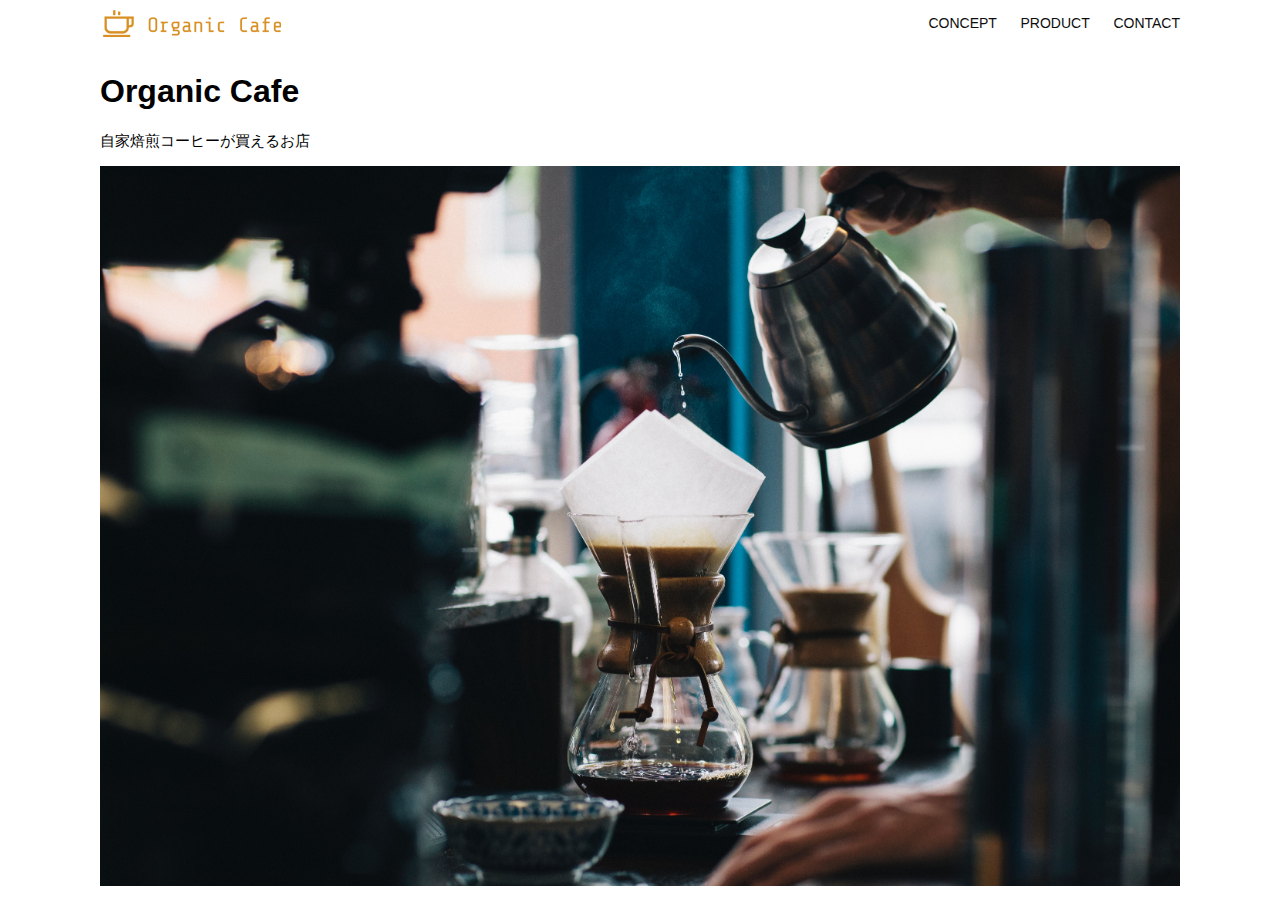
<file: kadai_013/index.html>
<!DOCTYPE html>
<html>
  <head>
    <title>Organic Cafe</title>
    <meta charset="UTF-8" />
    <meta name="description" content="自家焙煎のコーヒーがお家で楽しめるOrganic Cafe"/>
    <meta name="viewport" content="width=device-width, initial-scale=1.0" />
    <link rel="stylesheet" href="style.css" />
  </head>
  <body>
    <!-- ヘッダー -->
    <header>
      <!-- ロゴ -->
      <a href="index.html" id="logo"><img src="images/logo.png" alt="トップページに戻る"/></a>

      <!-- PC用ナビゲーション -->
      <nav id="nav-pc">
        <a href="index.html#concept">CONCEPT</a>
        <a href="index.html#product">PRODUCT</a>
        <a href="index.html#contact">CONTACT</a>
      </nav>

      <!-- ハンバーガーメニュー画像 -->
      <img id="menu-sp" src="images/button-menu.png" alt="ナビゲーションを開く" onclick="document.getElementById('nav-sp').style.display = 'block';">

      <!-- SP向けナビゲーション -->
      <nav id="nav-sp" style="display: none;">
        <img id="close" src="images/button-close.png" alt="ナビゲーションを閉じる" onclick="document.getElementById('nav-sp').style.display = 'none';">
        <a id="logo-sp" href="index.html" onclick="document.getElementById('nav-sp').style.display = 'none';">
          <img src="images/logo-sp.png" alt="トップページに戻る"></a>
        <a class="menu" href="index.html#concept" onclick="document.getElementById('nav-sp').style.display = 'none';">CONCEPT</a>
        <a class="menu" href="index.html#product" onclick="document.getElementById('nav-sp').style.display = 'none';">PRODUCT</a>
        <a class="menu" href="index.html#contact" onclick="document.getElementById('nav-sp').style.display = 'none';">CONTACT</a>
      </nav>      

    </header>

    <main>
      <article>
        <!-- メインビジュアル -->
        <section id="main-visual">
          <div id="main-message">
            <h1>Organic Cafe</h1>
            <p>自家焙煎コーヒーが買えるお店</p>
          </div>
          <img src="images/main-image.jpg" alt="コーヒーをハンドドリップで淹れる画像"/>
        </section>
      </article>
    </main>
  </body>
</html>
</file>
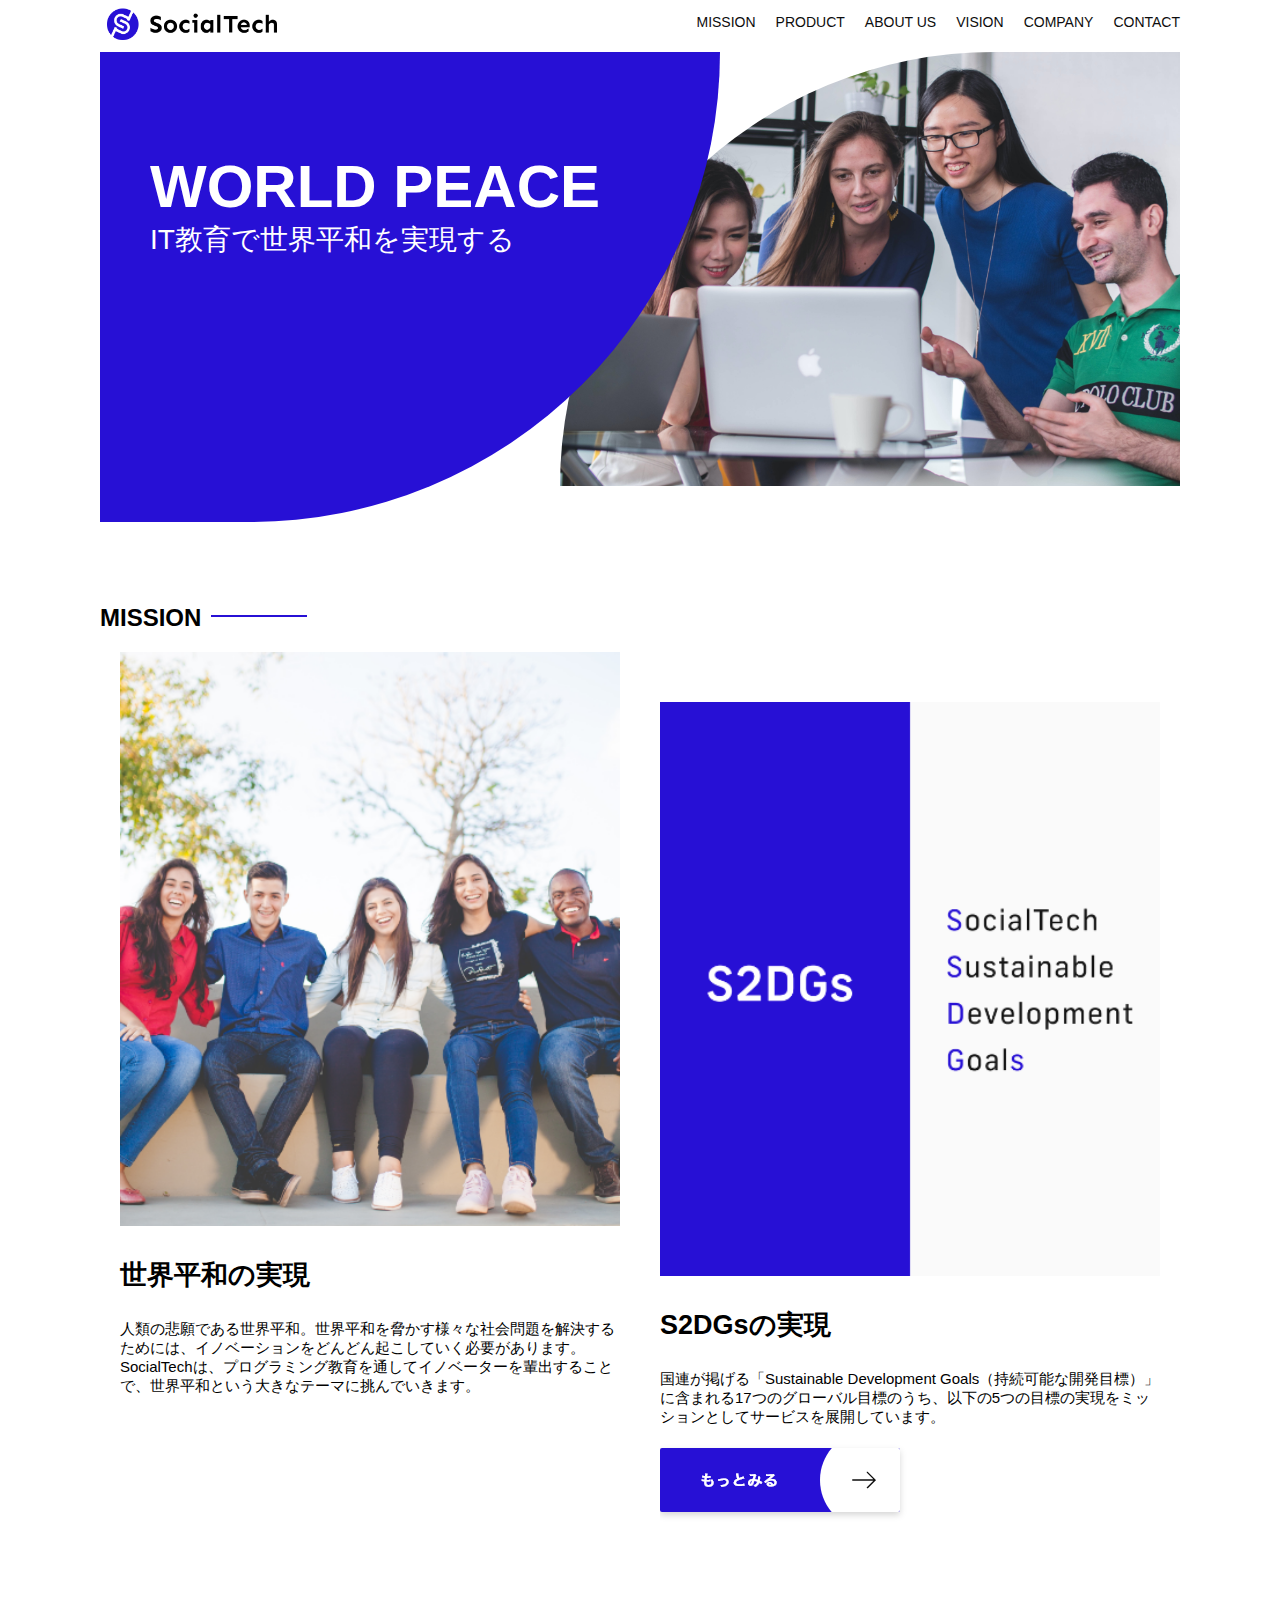
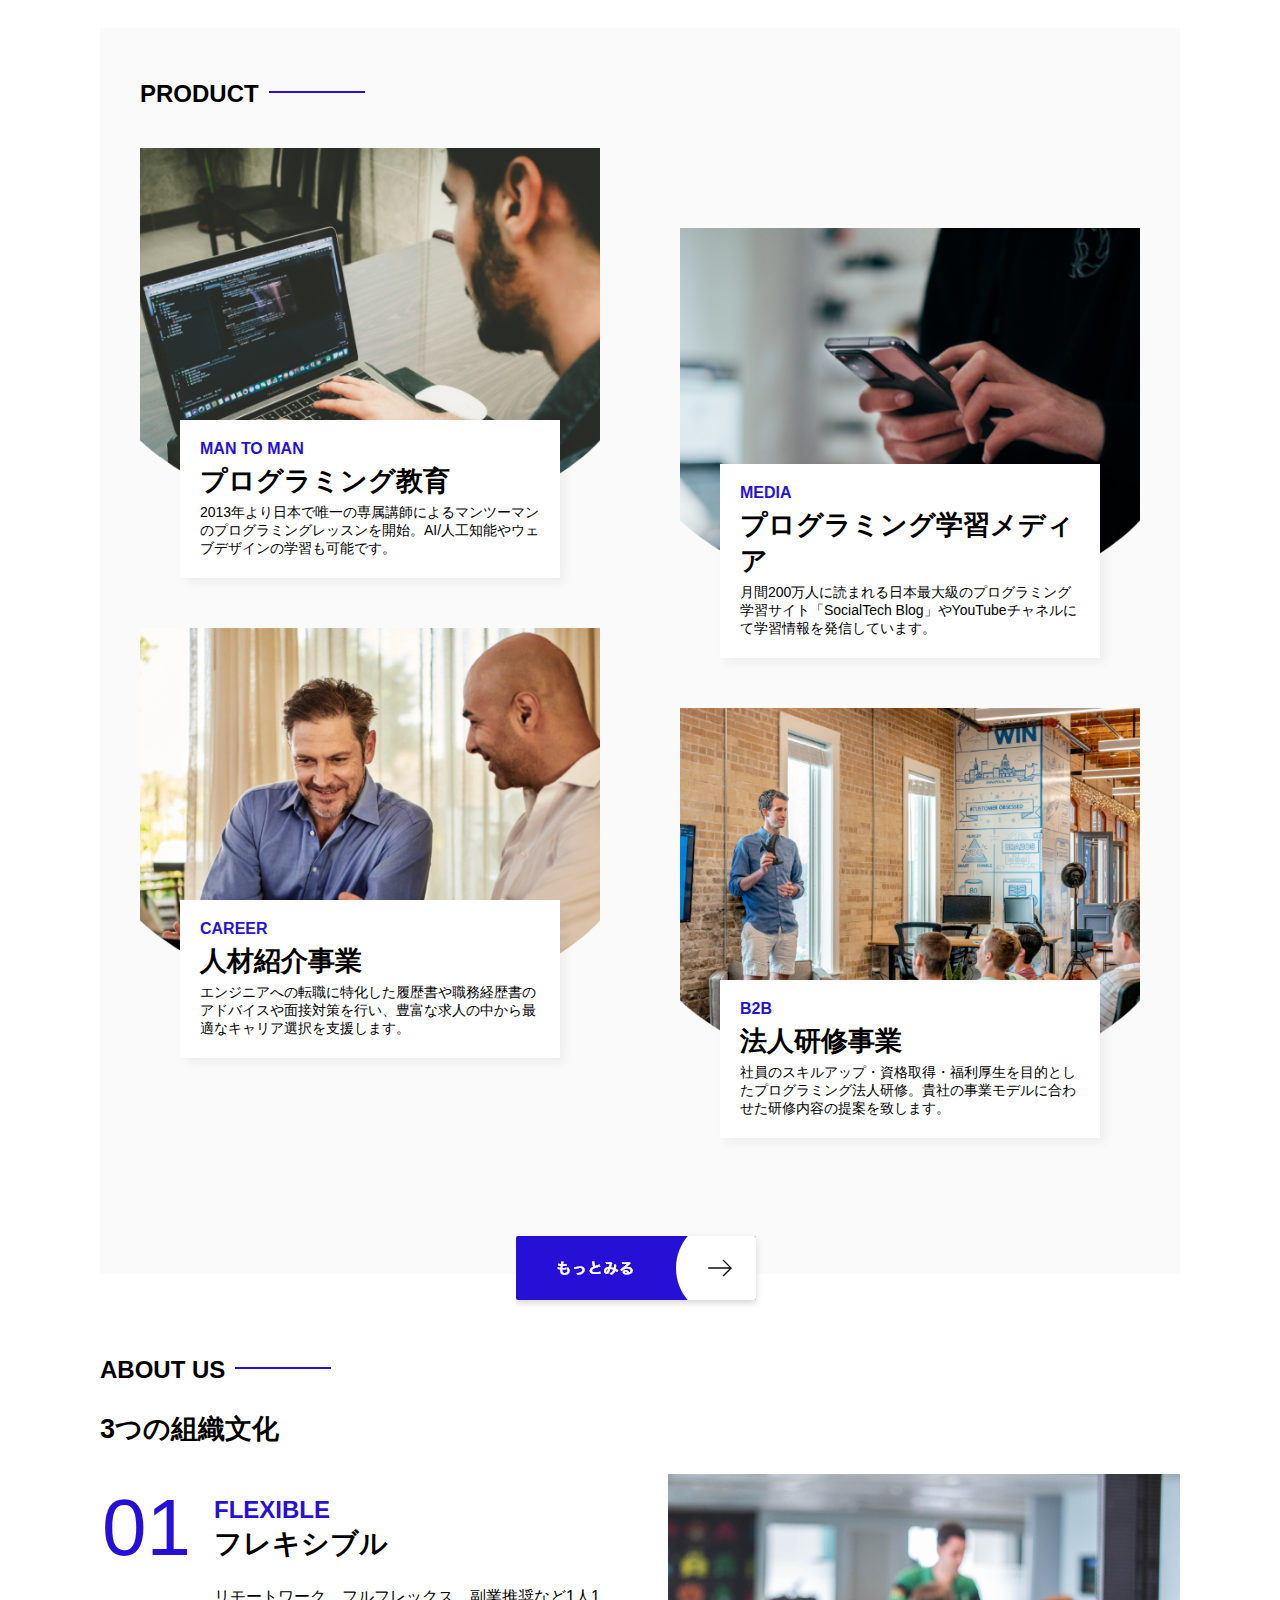
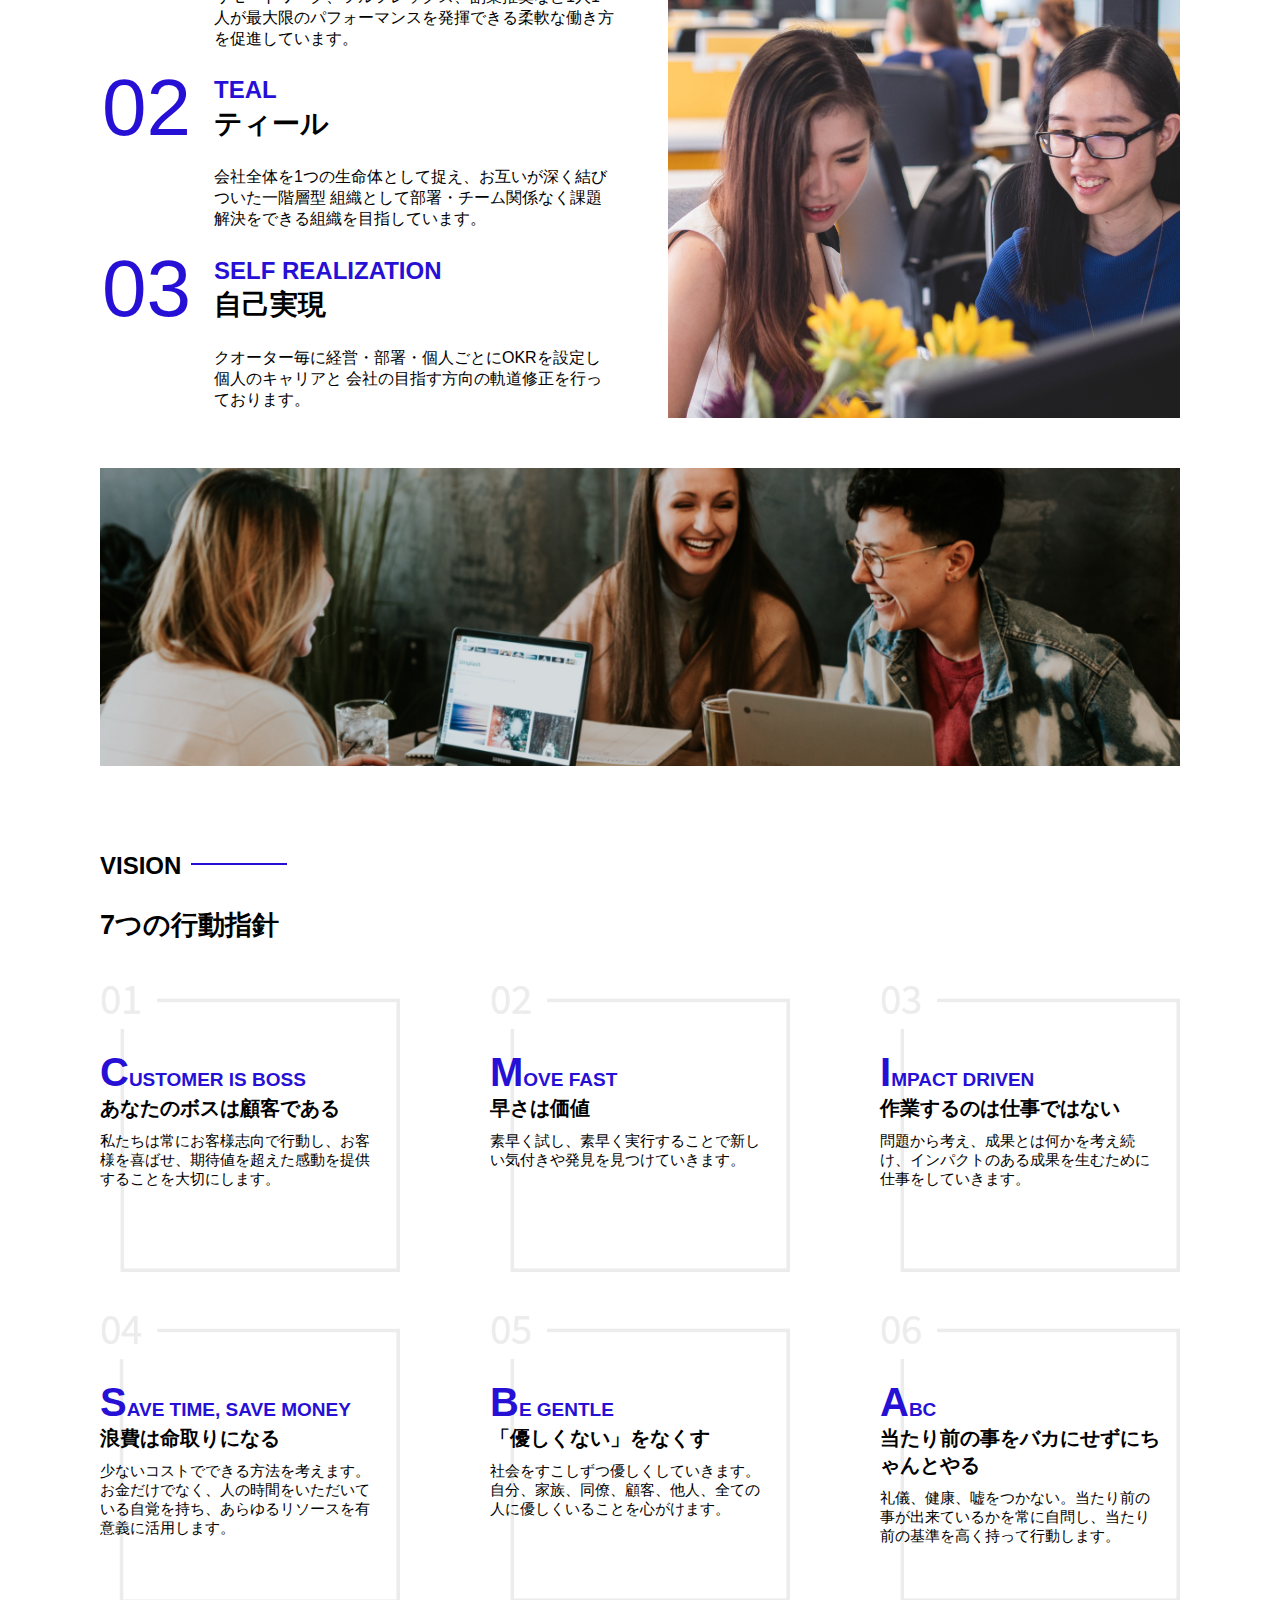
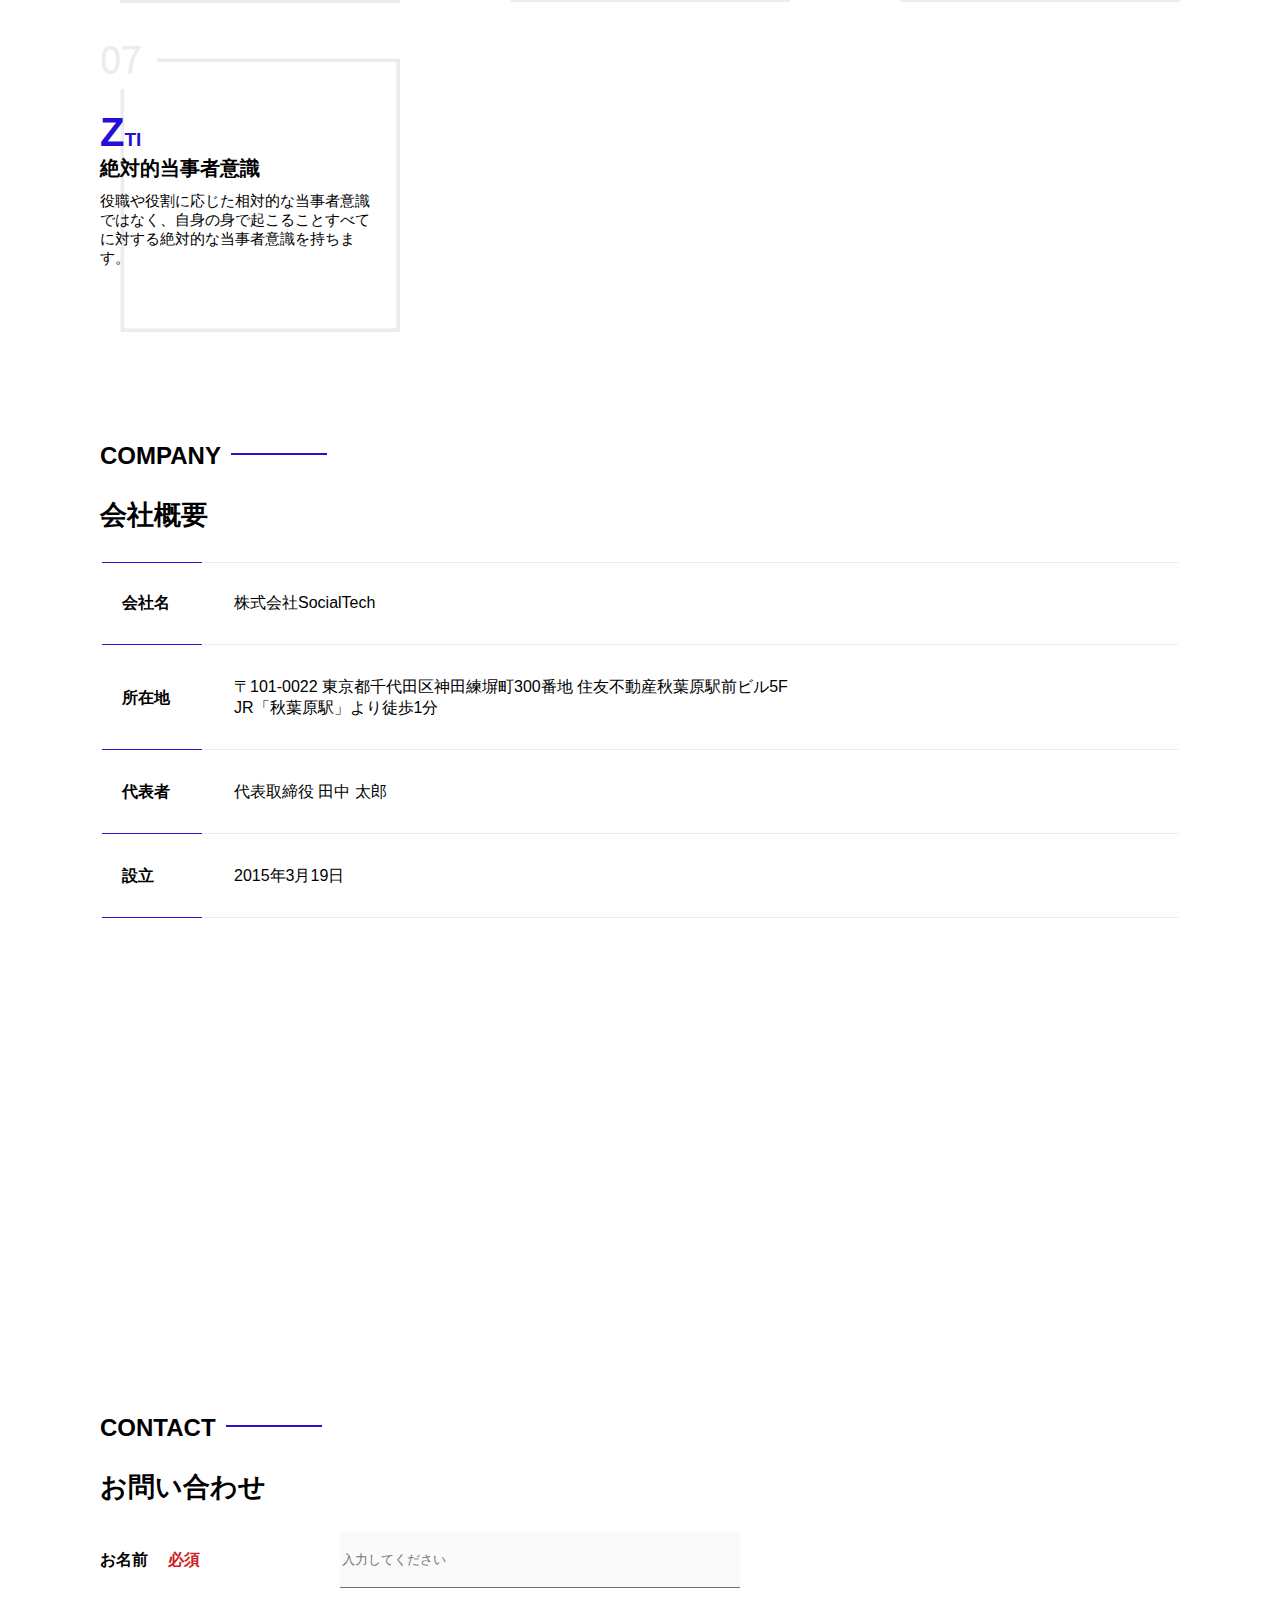
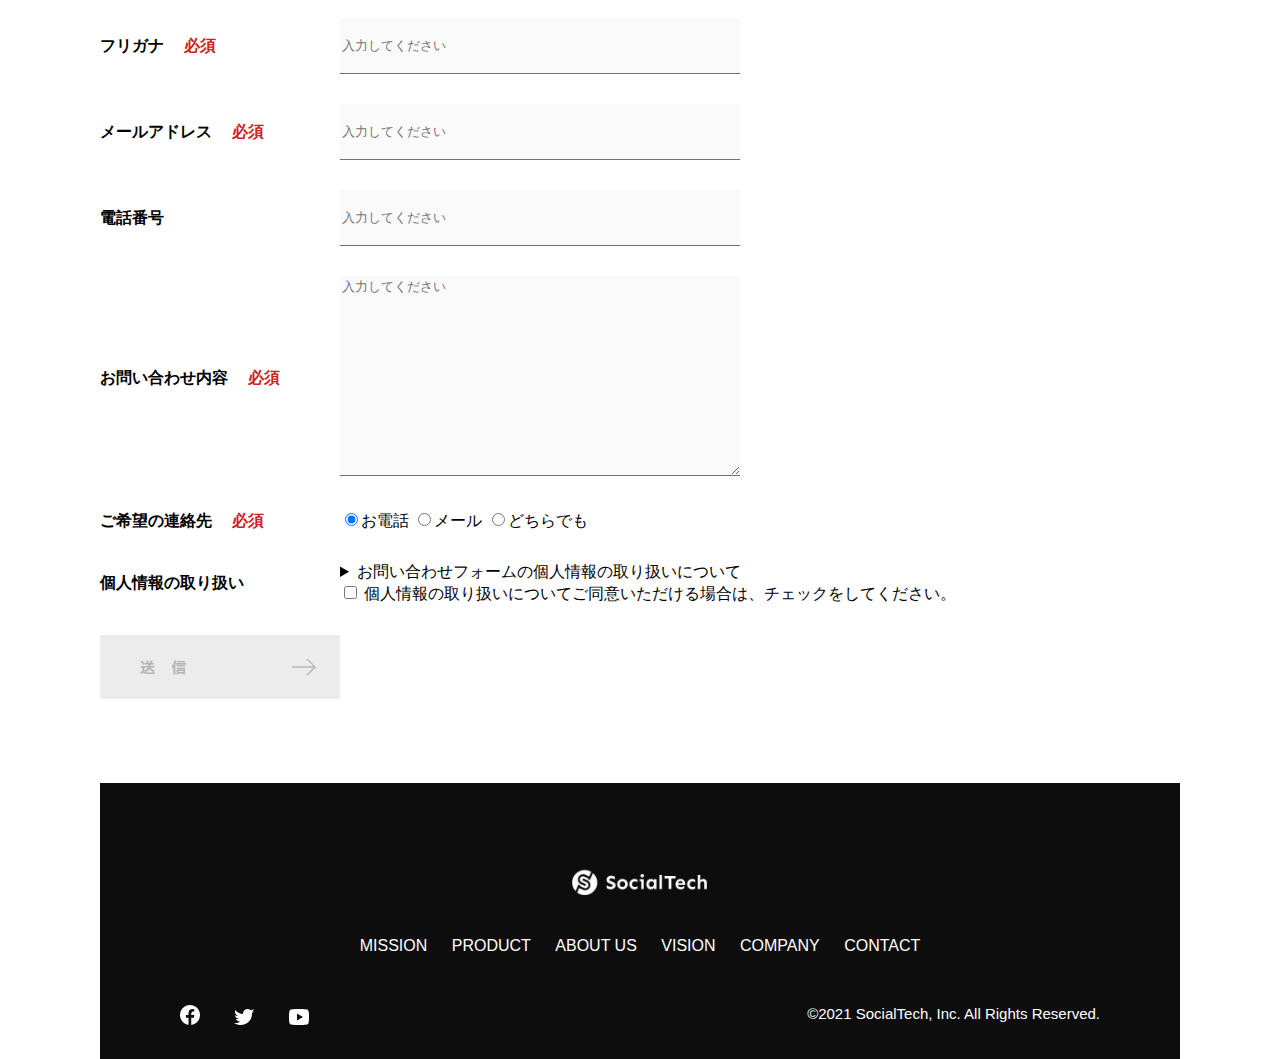
<file: kadai_tutorial_output/index.html>
<!DOCTYPE html>
<html>
  <head>
    <title>SocialTech</title>
    <meta charset="UTF-8">
    <meta name="description" content="SocialTechはEdTech業界のリーディングカンパニーを目指します。">
    <meta name="viewport" content="width=device-width, initial-scale=1.0">
    <link rel="stylesheet" href="style.css">
  </head>

  <body>
    <!-- ヘッダー -->
    <header>
      <!-- ロゴ -->
      <a href="index.html" id="logo">
        <img src="images/logo.png" alt="トップページに戻る">
      </a>
      <!-- PC用ナビゲーション -->
      <nav id="nav-pc">
        <ul> 
          <li><a href="mission.html">MISSION</a></li>
          <li><a href="product.html">PRODUCT</a></li>
          <li><a href="index.html#aboutus">ABOUT US</a></li>
          <li><a href="index.html#vision">VISION</a></li>
          <li><a href="index.html#company">COMPANY</a></li>
          <li><a href="index.html#contact">CONTACT</a></li>
        </ul> 
      </nav>

      <!-- スマホ用メニューボタン -->
      <button id="menu-sp" onclick="document.getElementById('nav-sp').style.display = 'block'">
        <img src="images/button-menu.png" alt="ナビゲーションを開く">
      </button>

      <!-- スマホ用ナビゲーション -->
      <div id="nav-sp">
        <button id="close" onclick="document.getElementById('nav-sp').style.display = 'none'">
          <img src="images/button-close.png" alt="ナビゲーションを閉じる">
        </button>

        <nav>
          <ul>
            <li>
              <a id="logo-sp" href="index.html" onclick="document.getElementById('nav-sp').style.display = 'none'"><img src="images/logo-sp.png" alt="トップページに戻る"></a>
            </li>
            <li><a class="menu" href="mission.html" onclick="document.getElementById('nav-sp').style.display = 'none'">MISSION</a></li>
            <li><a class="menu" href="product.html" onclick="document.getElementById('nav-sp').style.display = 'none'">PRODUCT</a></li>
            <li><a class="menu" href="index.html#aboutus" onclick="document.getElementById('nav-sp').style.display = 'none'">ABOUT US</a></li>
            <li><a class="menu" href="index.html#vision" onclick="document.getElementById('nav-sp').style.display = 'none'">VISION</a></li>
            <li><a class="menu" href="index.html#company" onclick="document.getElementById('nav-sp').style.display = 'none'">COMPANY</a></li>
            <li><a class="menu" href="index.html#contact" onclick="document.getElementById('nav-sp').style.display = 'none'">CONTACT</a></li>
          </ul>
        </nav>
        <div id="sns">
          <a href="https://www.facebook.com/sejuku2013">
            <img src="images/button-facebook.png" alt="Facebookのリンク">
          </a>
          <a href="https://twitter.com/samuraijuku">
            <img src="images/button-twitter.png" alt="Twitterのリンク">
          </a>
          <a href="https://www.youtube.com/channel/UCCFOQO5aDK0xXam4cUQXT8g">
            <img src="images/button-youtube.png" alt="YouTubeのリンク">
          </a>
        </div>
      </div>
      
    </header>

    <main>
      <article>
        <!-- メインビジュアル -->
        <section id="main-visual">
          <div id="main-message">
            <h1>WORLD PEACE</h1>
            <p>IT教育で世界平和を実現する</p>
          </div>
          <img src="images/index/index-main.png" alt="PCの周りに集まる多国籍の仲間たち">  
        </section>

        <!--ミッション-->
       <section id="mission">
        <h2 class="index-h2">MISSION</h2>        
        <div id="mission-flex">
          <div>
            <img id="mission-photo" src="images/index/index-mission.png" alt="屋外のベンチで写真を撮影する多国籍の仲間たち">
            <h3>世界平和の実現</h3>
            <p>
              人類の悲願である世界平和。世界平和を脅かす様々な社会問題を解決するためには、イノベーションをどんどん起こしていく必要があります。SocialTechは、プログラミング教育を通してイノベーターを輩出することで、世界平和という大きなテーマに挑んでいきます。
            </p>            
          </div>
          <div>
            <img id="s2dgs" src="images/index/s2dgs.png" alt="S2DGs">
            <h3>S2DGsの実現</h3>
            <p>国連が掲げる「Sustainable Development Goals（持続可能な開発目標）」に含まれる17つのグローバル目標のうち、以下の5つの目標の実現をミッションとしてサービスを展開しています。</p>
            <a href="mission.html">
              <img src="images/button-more.png" alt="もっとみる">
            </a>            
          </div>
        </div>
        </section>

        <!-- プロダクト -->
        <section id="product">
          <h2 class="index-h2">PRODUCT</h2>
          <div class="product-flex">
            <div id="product-left">
              <div>
                <img class="product-photo" src="images/index/index-mantoman.png" alt="PCでコードを書く男性">
                <div class="product-explain">
                  <span>MAN TO MAN</span>
                  <h3>プログラミング教育</h3>
                  <p>2013年より日本で唯一の専属講師によるマンツーマンのプログラミングレッスンを開始。AI/人工知能やウェブデザインの学習も可能です。</p>
                </div>
              </div>
              <div>
                <img class="product-photo" src="images/index/index-career.png" alt="笑顔で話し合う2人の男性">
                <div class="product-explain">
                  <span>CAREER</span>
                  <h3>人材紹介事業</h3>
                  <p>エンジニアへの転職に特化した履歴書や職務経歴書のアドバイスや面接対策を行い、豊富な求人の中から最適なキャリア選択を支援します。</p>
                </div>
              </div>              
            </div>
          
            <div id="product-right">
              <div>
                <img class="product-photo" src="images/index/index-media.png" alt="スマートフォンを操作する人">
                <div class="product-explain">
                  <span>MEDIA</span>
                  <h3>プログラミング学習メディア</h3>
                  <p>月間200万人に読まれる日本最大級のプログラミング学習サイト「SocialTech Blog」やYouTubeチャネルにて学習情報を発信しています。</p>
                </div>
              </div>
              <div>
               <img class="product-photo" src="images/index/index-b2b.png" alt="講演中の男性とそれを聴く人々">
               <div class="product-explain">
                 <span>B2B</span>
                 <h3>法人研修事業</h3>
                 <p>社員のスキルアップ・資格取得・福利厚生を目的としたプログラミング法人研修。貴社の事業モデルに合わせた研修内容の提案を致します。</p>
               </div>
             </div>
            </div>

          </div>
        
          <div id="product-more">
           <a href="product.html">
             <img src="images/button-more.png" alt="もっとみる">
           </a>
          </div>

        </section>

        <!---ABOUT US-->
        <section id="aboutus">
          <h2 class="index-h2">ABOUT US</h2>
          <h3>3つの組織文化</h3>
          <div>

            <table class="culture-table">
              <tr>
                <td class="culture-num">01</td>
                <th><span class="culture-en">FLEXIBLE</span><br>フレキシブル</th>
              </tr>
              <tr>
                <td>
                  <!--空のセル-->
                </td>
                <td class="culture-description">リモートワーク、フルフレックス、副業推奨など1人1人が最大限のパフォーマンスを発揮できる柔軟な働き方を促進しています。</td>
              </tr>
              <tr>
                <td class="culture-num">02</td>
                <th><span class="culture-en">TEAL</span><br>ティール</th>
              </tr>
              <tr>
                <td>
                  <!--空のセル-->
                </td>
                <td class="culture-description">会社全体を1つの生命体として捉え、お互いが深く結びついた一階層型 組織として部署・チーム関係なく課題解決をできる組織を目指しています。</td>
              </tr>
              <tr>
                <td class="culture-num">03</td>
                <th><span class="culture-en">SELF REALIZATION</span><br>自己実現</th>
              </tr>
              <tr>
                <td>
                  <!--空のセル-->
                </td>
                <td class="culture-description">クオーター毎に経営・部署・個人ごとにOKRを設定し個人のキャリアと 会社の目指す方向の軌道修正を行っております。</td>
              </tr>
            </table>

            <img class="culture-img" src="images/index/index-aboutus1.png" alt="笑顔で話し合う2人の女性">
          </div>
          <img class="culture-img2" src="images/index/index-aboutus2.png" alt="笑顔で話し合う3人の男女">          
        </section> 

        <!-- VISION -->
        <section id="vision">
          <h2 class="index-h2">VISION</h2>
          <h3>7つの行動指針</h3>
          <div>

            <div class="vision-box">
              <img src="images/index/vision-01.png" alt="01">
              <div>
                <h4>CUSTOMER IS BOSS</h4>
                <h5>あなたのボスは顧客である</h5>
                <p>私たちは常にお客様志向で行動し、お客様を喜ばせ、期待値を超えた感動を提供することを大切にします。</p>
              </div>
            </div>

            <div class="vision-box">
              <img src="images/index/vision-02.png" alt="02">
              <div>
                <h4>MOVE FAST</h4>
                <h5>早さは価値</h5>
                <p>素早く試し、素早く実行することで新しい気付きや発見を見つけていきます。</p>
              </div>
            </div>

            <div class="vision-box">
              <img src="images/index/vision-03.png" alt="03">
              <div>
                <h4>IMPACT DRIVEN</h4>
                <h5>作業するのは仕事ではない</h5>
                <p>問題から考え、成果とは何かを考え続け、インパクトのある成果を生むために仕事をしていきます。</p>
              </div>
            </div>

            <div class="vision-box">
              <img src="images/index//vision-04.png" alt="04">
              <div>
                <h4>SAVE TIME, SAVE MONEY</h4>
                <h5>浪費は命取りになる</h5>
                <p>少ないコストでできる方法を考えます。お金だけでなく、人の時間をいただいている自覚を持ち、あらゆるリソースを有意義に活用します。</p>
              </div>
            </div>

            <div class="vision-box">
              <img src="images/index/vision-05.png" alt="05">
              <div>
                <h4>BE GENTLE</h4>
                <h5>「優しくない」をなくす</h5>
                <p>社会をすこしずつ優しくしていきます。自分、家族、同僚、顧客、他人、全ての人に優しくいることを心がけます。</p>
              </div>
            </div>

            <div class="vision-box">
              <img src="images/index/vision-06.png" alt="06">
              <div>
                <h4>ABC</h4>
                <h5>当たり前の事をバカにせずにちゃんとやる</h5>
                <p>礼儀、健康、嘘をつかない。当たり前の事が出来ているかを常に自問し、当たり前の基準を高く持って行動します。</p>
              </div>
            </div>

            <div class="vision-box">
              <img src="images/index/vision-07.png" alt="07">
              <div>
                <h4>ZTI</h4>
                <h5>絶対的当事者意識</h5>
                <p>役職や役割に応じた相対的な当事者意識ではなく、自身の身で起こることすべてに対する絶対的な当事者意識を持ちます。</p>
              </div>
            </div>

          </div>
        </section>        

        <!-- COMPANY -->
        <section id="company">
          <h2 class="index-h2">COMPANY</h2>
          <h3>会社概要</h3>
          <table id="company-table">
            <tr>
              <th class="tableheader tableheader-first">会社名</th>
              <td class="cell cell-first">株式会社SocialTech</td>
            </tr>
            <tr>
              <th class="tableheader">所在地</th>
              <td class="cell">〒101-0022 東京都千代田区神田練塀町300番地 住友不動産秋葉原駅前ビル5F<br>JR「秋葉原駅」より徒歩1分</td>
            </tr>
            <tr>
              <th class="tableheader">代表者</th>
              <td class="cell">代表取締役 田中 太郎</td>
            </tr>
            <tr>
              <th class="tableheader">設立</th>
              <td class="cell">2015年3月19日</td>
            </tr>
          </table> 
          
          <iframe src="https://www.google.com/maps/embed?pb=!1m14!1m8!1m3!1d3240.0686792886268!2d139.7720777!3d35.6999275!3m2!1i1024!2i768!4f13.1!3m3!1m2!1s0x60188fee13660e23%3A0x77137876edf742ac!2z5L2P5Y-L5LiN5YuV55Sj56eL6JGJ5Y6f6aeF5YmN44OT44Or!5e0!3m2!1sja!2sjp!4v1721054226582!5m2!1sja!2sjp"
          width="600" height="450" style="border:0;" allowfullscreen="" loading="lazy" referrerpolicy="no-referrer-when-downgrade">
          </iframe>

        </section>

       <!-- お問い合わせフォーム -->
        <section id="contact">
          <h2 class="index-h2">CONTACT</h2>
          <h3>お問い合わせ</h3>
          <form>
            <div>
              <div class="contact-heading">
                <label class="contact-label">お名前<span class="contact-span">必須</span></label>
              </div>
              <div>
                <input type="text" name="name" placeholder="入力してください" class="contact-textbox">
              </div>
            </div>
            <div>
              <div class="contact-heading">
                <label class="contact-label">フリガナ<span class="contact-span">必須</span></label>
              </div>
              <div>
                <input type="text" name="hurigana" placeholder="入力してください" class="contact-textbox">
              </div>
            </div>
            <div>
              <div class="contact-heading">
                <label class="contact-label">メールアドレス<span class="contact-span">必須</span></label>
              </div>
              <div>
                <input type="text" name="email" placeholder="入力してください" class="contact-textbox">
              </div>
            </div>
            <div>
              <div class="contact-heading">
                <label class="contact-label">電話番号</label>
              </div>
              <div>
                <input type="text" name="tel" placeholder="入力してください" class="contact-textbox">
              </div>
            </div>

            <div>
              <div class="contact-heading">
                <label class="contact-label">お問い合わせ内容<span class="contact-span">必須</span></label>
              </div>
              <div>
                <textarea class="contact-textarea" placeholder="入力してください" name="message"></textarea>
              </div>
            </div>

            <div>
              <div class="contact-heading">
                <label class="contact-label">ご希望の連絡先<span class="contact-span">必須</span></label>
              </div>
              <div>
                <input class="radiobutton" type="radio" value="tel" name="contact" checked><label>お電話</label>
                <input class="radiobutton" type="radio" value="mail" name="contact"><label>メール</label>
                <input class="radiobutton" type="radio" value="both" name="contact"><label>どちらでも</label>
              </div>
            </div>

            <div>
              <div class="contact-heading">
                <label class="contact-label">個人情報の取り扱い</label>
              </div>
              <div>
                <details>
                  <summary>お問い合わせフォームの個人情報の取り扱いについて</summary>
                  <div>
                    <dl>
                      <dt>１．組織の名称又は氏名</dt>
                      <dd>株式会社SocialTech</dd>
                      <dt>２．個人情報保護管理者（若しくはその代理人）の氏名又は職名、所属及び連絡先</dt>
                      <dd>
                        <p>鈴木 一郎 コーポレート部</p>
                        <p>メールアドレス：samurai@example.com</p>
                        <p>TEL：03-1234-5678</p>
                      </dd>
                      <dt>３．個人情報の利用目的</dt>
                      <dd>
                        <ul>
                          <li>本サービス及び本サービスに関連する情報の提供又はそれらに関する連絡のため</li>
                          <li>ユーザーの本人確認のため</li>
                          <li>当社サービスのご案内のため</li>
                          <li>当社の商品等の広告または宣伝（電子メールによるものを含むものとします。）</li>
                        </ul>
                      </dd>
                      <dt>４．個人情報の取り扱い業務の委託</dt>
                      <dd>個人情報の取扱業務の全部または一部を外部に業務委託する場合があります。その際、弊社は、個人情報を適切に保護できる管理体制を敷き実行していることを条件として委託先を厳選したうえで、機密保持契約を委託先と締結し、お客様の個人情報を厳密に管理させます。</dd>
                      <dt>５．個人情報の開示等の請求</dt>
                      <dd>
                        お客様は、弊社に対してご自身の個人情報の開示等（利用目的の通知、開示、内容の訂正・追加・削除、利用の停止または消去、第三者への提供の停止）に関して、当社問合わせ窓口に申し出ることができます。<br>
                        その際、弊社はお客様ご本人を確認させていただいたうえで、合理的な期間内に対応いたします。<br>
                        なお、個人情報に関する弊社問合わせ先は、次の通りです。
                      </dd>
                      <dd>
                        <p>株式会社SocialTech　個人情報問合せ窓口</p>
                        <p>〒150-0043　東京都千代田区神田練塀町300番地 住友不動産秋葉原駅前ビル5F</p>
                        <p>メールアドレス：samurai@example.com　TEL：03-1234-5678</p>
                      </dd>

                      <dt>６．個人情報を提供されることの任意性について</dt>
                      <dd>お客様がご自身の個人情報を弊社に提供されるか否かは、お客様のご判断によりますが、もしご提供されない場合には、適切なサービスが提供できない場合がありますので予めご了承ください。</dd>
                    </dl>
                  </div>
                </details>
                <input type="checkbox" name="agree">
                <span>個人情報の取り扱いについてご同意いただける場合は、チェックをしてください。</span>
              </div>
            </div>

            <input type="image" src="images/button-submit.png" alt="送信する">

          </form>
        </section>

      </article>
    </main>

    <footer>
      <div id="footer-logo">
        <img src="images/logo-sp.png" alt="SocialTech">
      </div>
      <div id="footer-link">
        <a href="mission.html">MISSION</a>
        <a href="product.html">PRODUCT</a>
        <a href="index.html#aboutus">ABOUT US</a>
        <a href="index.html#vision">VISION</a>
        <a href="index.html#company">COMPANY</a>
        <a href="index.html#contact">CONTACT</a>
      </div>
      <div id="sns-footer">
        <div class="sns-btns">
          <a href="https://www.facebook.com/sejuku2013"><img src="images/button-facebook.png" alt="Facebookのリンク"></a>
          <a href="https://twitter.com/samuraijuku"><img src="images/button-twitter.png" alt="Twitterのリンク"></a>
          <a href="https://www.youtube.com/channel/UCCFOQO5aDK0xXam4cUQXT8g"><img src="images/button-youtube.png" alt="YouTubeのリンク"></a>
        </div>
        <p id="copyright">&copy;2021 SocialTech, Inc. All Rights Reserved.</p>
      </div>            
    </footer>

  </body>
</html>
</file>
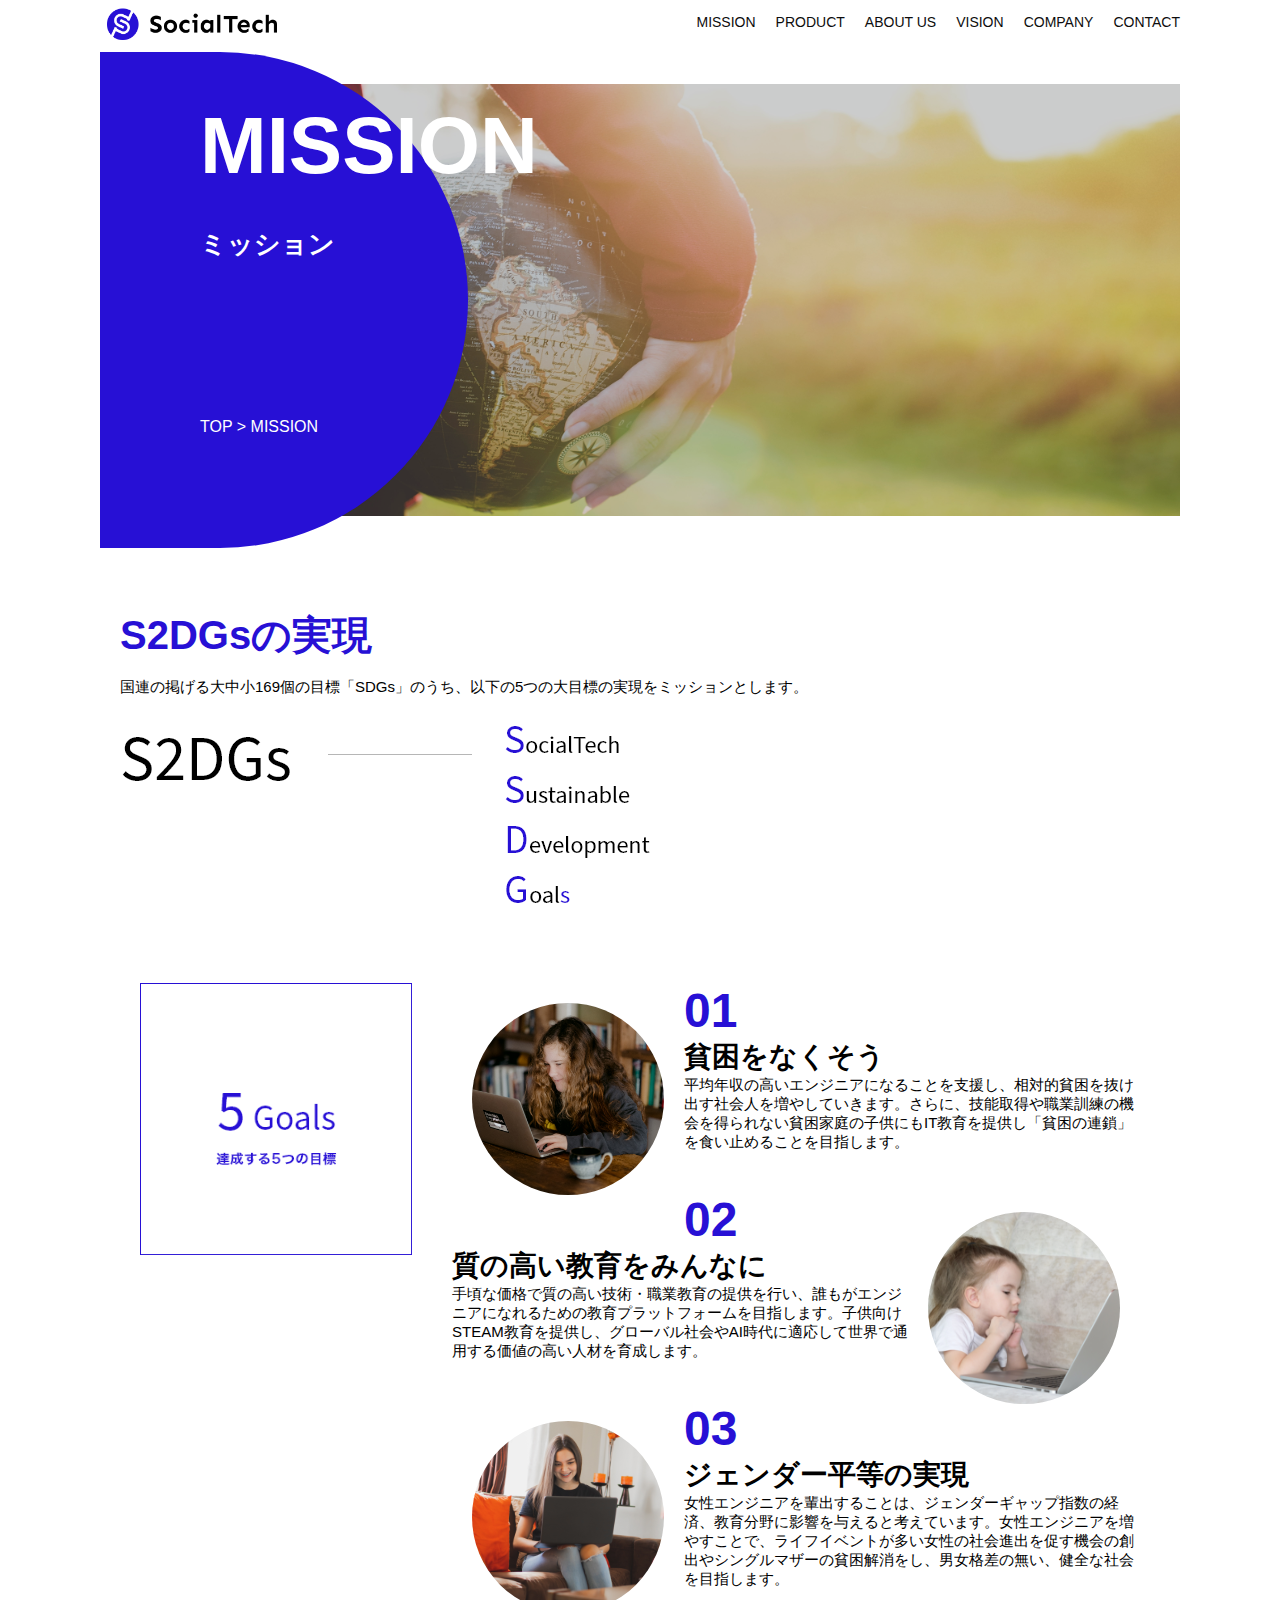
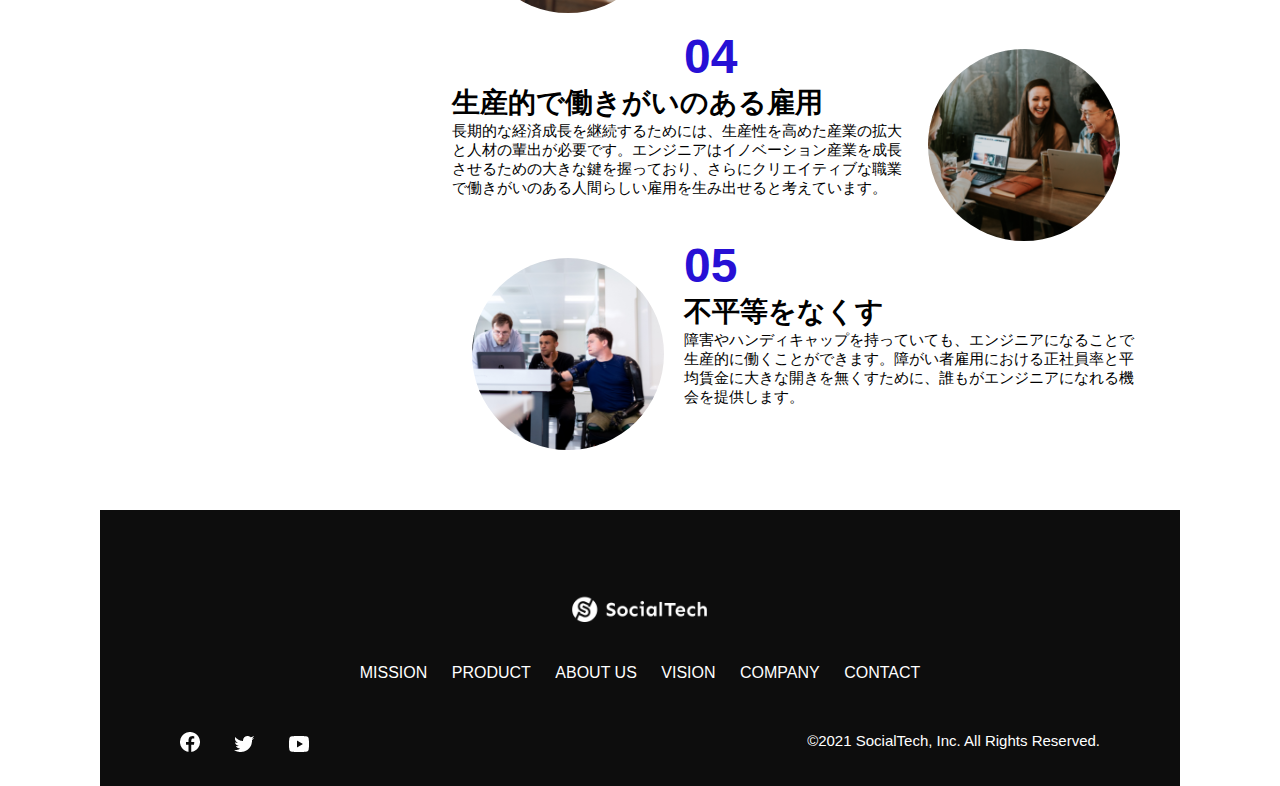
<file: kadai_tutorial_output/mission.html>
<!DOCTYPE html>
<html>
  <head>
    <title>SocialTech - MISSION ミッション -</title>
    <meta charset="utf-8">
    <meta name="description" content="SocialTechが目指す5つの目標（S2DGs）を紹介します">
    <meta name="viewport" content="width=device-width, initial-scale=1.0">
    <link rel="stylesheet" href="style.css">
  </head>

  <body>
    <!-- ヘッダー -->
    <header>
      <!-- ロゴ -->
      <a href="index.html" id="logo">
        <img src="images/logo.png" alt="トップページに戻る">
      </a>

      <!-- PC用ナビゲーション -->
      <nav id="nav-pc">
        <ul>
          <li><a href="mission.html">MISSION</a></li>
          <li><a href="product.html">PRODUCT</a></li>
          <li><a href="index.html#aboutus">ABOUT US</a></li>
          <li><a href="index.html#vision">VISION</a></li>
          <li><a href="index.html#company">COMPANY</a></li>
          <li><a href="index.html#contact">CONTACT</a></li>
        </ul>
      </nav>

      <!-- スマホ用メニューボタン -->
      <button id="menu-sp" onclick="document.getElementById('nav-sp').style.display = 'block'">
        <img src="images/button-menu.png" alt="ナビゲーションを開く">
      </button>

      <!-- スマホ用ナビゲーション -->
      <div id="nav-sp">
        <button id="close" onclick="document.getElementById('nav-sp').style.display = 'none'">
          <img src="images/button-close.png" alt="ナビゲーションを閉じる">
        </button>

        <nav>
          <ul>
            <li>
              <a id="logo-sp" href="index.html" onclick="document.getElementById('nav-sp').style.display = 'none'"><img src="images/logo-sp.png" alt="トップページに戻る"></a>
            </li>
            <li><a class="menu" href="mission.html" onclick="document.getElementById('nav-sp').style.display = 'none'">MISSION</a></li>
            <li><a class="menu" href="product.html" onclick="document.getElementById('nav-sp').style.display = 'none'">PRODUCT</a></li>
            <li><a class="menu" href="index.html#aboutus" onclick="document.getElementById('nav-sp').style.display = 'none'">ABOUT US</a></li>
            <li><a class="menu" href="index.html#vision" onclick="document.getElementById('nav-sp').style.display = 'none'">VISION</a></li>
            <li><a class="menu" href="index.html#company" onclick="document.getElementById('nav-sp').style.display = 'none'">COMPANY</a></li>
            <li><a class="menu" href="index.html#contact" onclick="document.getElementById('nav-sp').style.display = 'none'">CONTACT</a></li>
          </ul>
        </nav>
        <div id="sns">
          <a href="https://www.facebook.com/sejuku2013">
            <img src="images/button-facebook.png" alt="Facebookのリンク">
          </a>
          <a href="https://twitter.com/samuraijuku">
            <img src="images/button-twitter.png" alt="Twitterのリンク">
          </a>
          <a href="https://www.youtube.com/channel/UCCFOQO5aDK0xXam4cUQXT8g">
            <img src="images/button-youtube.png" alt="YouTubeのリンク">
          </a>
        </div>
      </div>
    </header>

    <main>
      <article>

        <section id="mission-main">
          <div class="mission-main-inner">
            <div id="mission-title">
              <h1>MISSION<br><span>ミッション</span></h1>
              <p>TOP > MISSION</p>
            </div>
          </div>
        </section>
        
        <section id="mission-s2dgs">
          <h2 class="mission-h2">S2DGsの実現</h2>
          <p>国連の掲げる大中小169個の目標「SDGs」のうち、以下の5つの大目標の実現をミッションとします。</p>
          <img src="images/mission/mission-s2dgs.png" alt="S2DGs">
        </section>        

        <section id="mission-five-goals">

          <div class="five-goals-image">
            <img src="images/mission/mission-5goals.png" alt="5Goals">
          </div>

          <div class="five-goals-read">

            <div>
              <img class="fivegoals-image-left" src="images/mission/mission-5goals01.png" alt="PCを操作する女の子">
              <span class="fivegoals-number">01</span>
              <h3 class="fivegoals-h3">貧困をなくそう</h3>
              <p class="fivegoals-p">平均年収の高いエンジニアになることを支援し、相対的貧困を抜け出す社会人を増やしていきます。さらに、技能取得や職業訓練の機会を得られない貧困家庭の子供にもIT教育を提供し「貧困の連鎖」を食い止めることを目指します。</p>
            </div>

            <div>
              <img class="fivegoals-image-right" src="images/mission/mission-5goals02.png" alt="PCを見つめる小さい女の子">
              <span class="fivegoals-number">02</span>
              <h3 class="fivegoals-h3">質の高い教育をみんなに</h3>
              <p class="fivegoals-p">手頃な価格で質の高い技術・職業教育の提供を行い、誰もがエンジニアになれるための教育プラットフォームを目指します。子供向けSTEAM教育を提供し、グローバル社会やAI時代に適応して世界で通用する価値の高い人材を育成します。</p>
            </div>

            <div>
              <img class="fivegoals-image-left" src="images/mission/mission-5goals03.png" alt="PCを操作する女性">

              <span class="fivegoals-number">03</span>
              <h3 class="fivegoals-h3">ジェンダー平等の実現</h3>
              <p class="fivegoals-p">女性エンジニアを輩出することは、ジェンダーギャップ指数の経済、教育分野に影響を与えると考えています。女性エンジニアを増やすことで、ライフイベントが多い女性の社会進出を促す機会の創出やシングルマザーの貧困解消をし、男女格差の無い、健全な社会を目指します。</p>
            </div>

            <div>
              <img class="fivegoals-image-right" src="images/mission/mission-5goals04.png" alt="笑顔で話し合う3人の男女">
              <span class="fivegoals-number">04</span>
              <h3 class="fivegoals-h3">生産的で働きがいのある雇用</h3>
              <p class="fivegoals-p">長期的な経済成長を継続するためには、生産性を高めた産業の拡大と人材の輩出が必要です。エンジニアはイノベーション産業を成長させるための大きな鍵を握っており、さらにクリエイティブな職業で働きがいのある人間らしい雇用を生み出せると考えています。</p>
            </div>

            <div>
              <img class="fivegoals-image-left" src="images/mission/mission-5goals05.png" alt="障害を持つ男性が生き生きと働く様子">
              <span class="fivegoals-number">05</span>
              <h3 class="fivegoals-h3">不平等をなくす</h3>
              <p class="fivegoals-p">障害やハンディキャップを持っていても、エンジニアになることで生産的に働くことができます。障がい者雇用における正社員率と平均賃金に大きな開きを無くすために、誰もがエンジニアになれる機会を提供します。</p>
            </div>

          </div>

        </section>

      </article>
    </main>

    <footer>
      <div id="footer-logo">
        <img src="images/logo-sp.png" alt="SocialTech">
      </div>
      <div id="footer-link">
        <a href="mission.html">MISSION</a>
        <a href="product.html">PRODUCT</a>
        <a href="index.html#aboutus">ABOUT US</a>
        <a href="index.html#vision">VISION</a>
        <a href="index.html#company">COMPANY</a>
        <a href="index.html#contact">CONTACT</a>
      </div>
      <div id="sns-footer">
        <div class="sns-btns">
          <a href="https://www.facebook.com/sejuku2013"><img src="images/button-facebook.png" alt="Facebookのリンク"></a>
          <a href="https://twitter.com/samuraijuku"><img src="images/button-twitter.png" alt="Twitterのリンク"></a>
          <a href="https://www.youtube.com/channel/UCCFOQO5aDK0xXam4cUQXT8g"><img src="images/button-youtube.png" alt="YouTubeのリンク"></a>
        </div>
        <p id="copyright">&copy;2021 SocialTech, Inc. All Rights Reserved.</p>
      </div>
    </footer>

  </body>
</html>
</file>
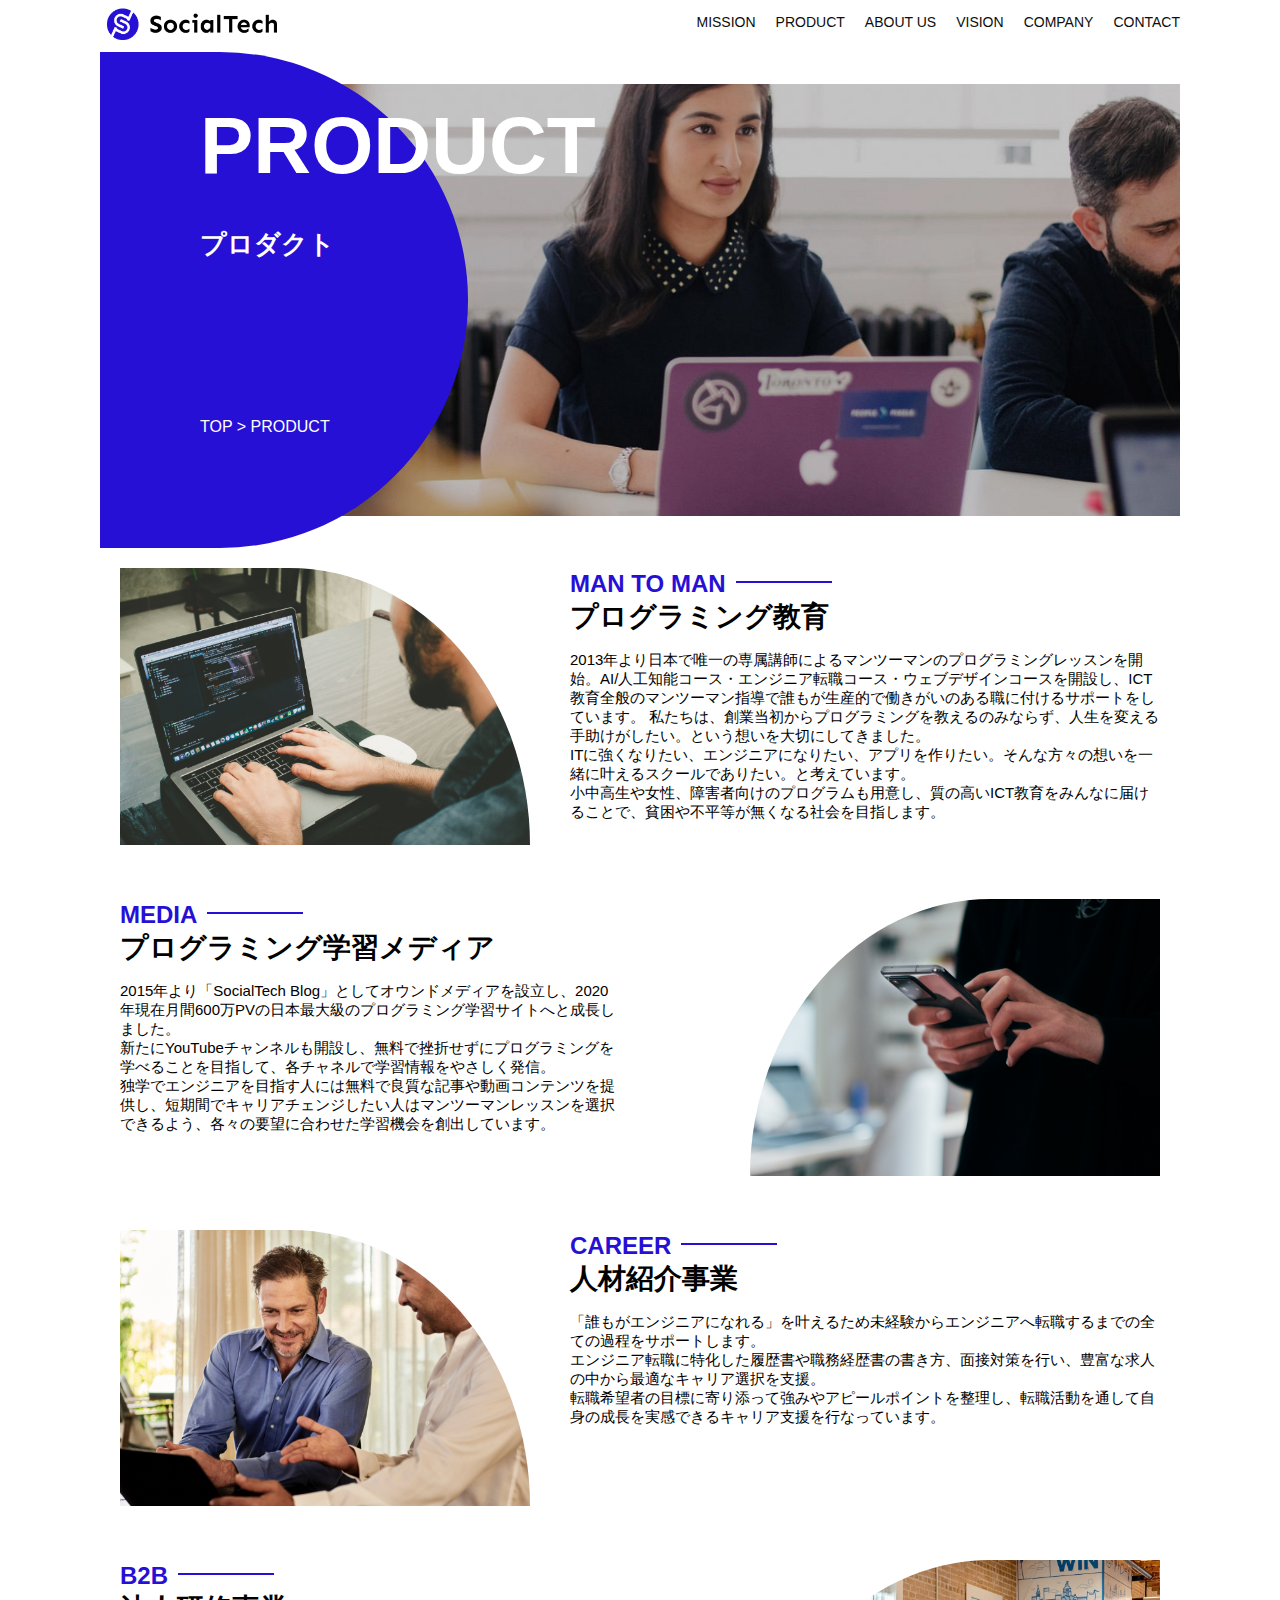
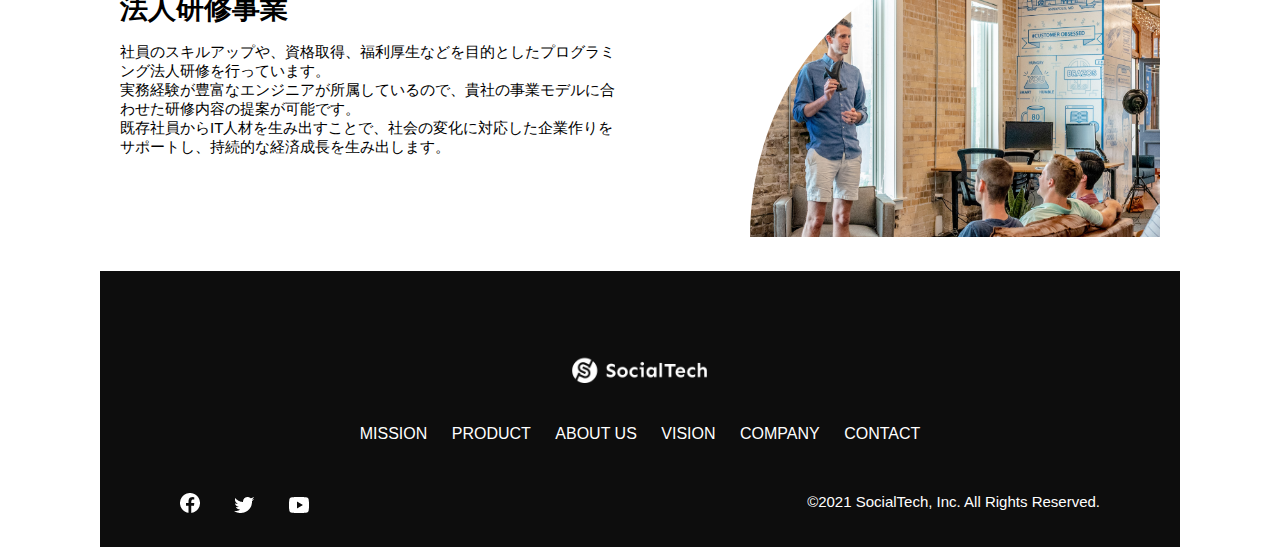
<file: kadai_tutorial_output/product.html>
<!DOCTYPE html>
<html>
  <head>
    <title>SocialTech -PRODUCT プロダクト-</title>
    <meta charset="utf-8">
    <meta name="description" content="SocialTechの4つのプロダクトを紹介します">
    <meta name="viewport" content="width=device-width, initial-scale=1.0">
    <link rel="stylesheet" href="style.css">
  </head>
  
  <body>
    <!-- ヘッダー -->
    <header>
      <!-- ロゴ -->
      <a href="index.html" id="logo">
        <img src="images/logo.png" alt="トップページに戻る">
      </a>
  
      <!-- PC用ナビゲーション -->
      <nav id="nav-pc">
        <ul>
          <li><a href="mission.html">MISSION</a></li>
          <li><a href="product.html">PRODUCT</a></li>
          <li><a href="index.html#aboutus">ABOUT US</a></li>
          <li><a href="index.html#vision">VISION</a></li>
          <li><a href="index.html#company">COMPANY</a></li>
          <li><a href="index.html#contact">CONTACT</a></li>
        </ul>
      </nav>
  
      <!-- スマホ用メニューボタン -->
      <button id="menu-sp" onclick="document.getElementById('nav-sp').style.display = 'block'">
        <img src="images/button-menu.png" alt="ナビゲーションを開く">
      </button>
  
      <!-- スマホ用ナビゲーション -->
      
      <div id="nav-sp">
        <button id="close" onclick="document.getElementById('nav-sp').style.display = 'none'">
          <img src="images/button-close.png" alt="ナビゲーションを閉じる">
        </button>
  
        <nav>
          <ul>
            <li>
              <a id="logo-sp" href="index.html" onclick="document.getElementById('nav-sp').style.display = 'none'"><img src="images/logo-sp.png" alt="トップページに戻る"></a>
            </li>
            <li><a class="menu" href="mission.html" onclick="document.getElementById('nav-sp').style.display = 'none'">MISSION</a></li>
            <li><a class="menu" href="product.html" onclick="document.getElementById('nav-sp').style.display = 'none'">PRODUCT</a></li>
            <li><a class="menu" href="index.html#aboutus" onclick="document.getElementById('nav-sp').style.display = 'none'">ABOUT US</a></li>
            <li><a class="menu" href="index.html#vision" onclick="document.getElementById('nav-sp').style.display = 'none'">VISION</a></li>
            <li><a class="menu" href="index.html#company" onclick="document.getElementById('nav-sp').style.display = 'none'">COMPANY</a></li>
            <li><a class="menu" href="index.html#contact" onclick="document.getElementById('nav-sp').style.display = 'none'">CONTACT</a></li>
          </ul>
        </nav>

        <div id="sns">
          <a href="https://www.facebook.com/sejuku2013">
            <img src="images/button-facebook.png" alt="Facebookのリンク">
          </a>
          <a href="https://twitter.com/samuraijuku">
            <img src="images/button-twitter.png" alt="Twitterのリンク">
          </a>
          <a href="https://www.youtube.com/channel/UCCFOQO5aDK0xXam4cUQXT8g">
            <img src="images/button-youtube.png" alt="YouTubeのリンク">
          </a>
        </div>

      </div>

    </header>
  
    <main>
      <article>
        <section id="product-main">
          <div class="product-main-inner">
            <div id="product-title">
              <h1>PRODUCT<br><span>プロダクト</span></h1>
              <p>TOP > PRODUCT</p>
            </div>
          </div>
        </section>

        <section class="product-section product-section-left">

          <div class="product-section-img">
            <img src="images/product/product-mantoman.png" alt="PCでコードを書く男性">
          </div>

          <div class="product-read">
            <h2 class="product-h2">MAN TO MAN</h2>
            <h3 class="product-h3">プログラミング教育</h3>
            <p>
              2013年より日本で唯一の専属講師によるマンツーマンのプログラミングレッスンを開始。AI/人工知能コース・エンジニア転職コース・ウェブデザインコースを開設し、ICT教育全般のマンツーマン指導で誰もが生産的で働きがいのある職に付けるサポートをしています。 私たちは、創業当初からプログラミングを教えるのみならず、人生を変える手助けがしたい。という想いを大切にしてきました。<br>ITに強くなりたい、エンジニアになりたい、アプリを作りたい。そんな方々の想いを一緒に叶えるスクールでありたい。と考えています。<br>小中高生や女性、障害者向けのプログラムも用意し、質の高いICT教育をみんなに届けることで、貧困や不平等が無くなる社会を目指します。
            </p>
          </div>

        </section>

        <section class="product-section product-section-right">

          <div class="product-read">
            <h2 class="product-h2">MEDIA</h2>
            <h3 class="product-h3">プログラミング学習メディア</h3>
            <p>2015年より「SocialTech Blog」としてオウンドメディアを設立し、2020年現在月間600万PVの日本最大級のプログラミング学習サイトへと成長しました。<br>新たにYouTubeチャンネルも開設し、無料で挫折せずにプログラミングを学べることを目指して、各チャネルで学習情報をやさしく発信。<br>独学でエンジニアを目指す人には無料で良質な記事や動画コンテンツを提供し、短期間でキャリアチェンジしたい人はマンツーマンレッスンを選択できるよう、各々の要望に合わせた学習機会を創出しています。</p>
          </div>

          <div class="product-section-img">
            <img src="images/product/product-media.png" alt="スマートフォンを操作する人">
          </div>

        </section>

        <section class="product-section product-section-left">

          <div class="product-section-img">
            <img src="images/product/product-career.png" alt="笑顔で話し合う2人の男性">
          </div>

          <div class="product-read">
            <h2 class="product-h2">CAREER</h2>
            <h3 class="product-h3">人材紹介事業</h3>
            <p>「誰もがエンジニアになれる」を叶えるため未経験からエンジニアへ転職するまでの全ての過程をサポートします。<br>エンジニア転職に特化した履歴書や職務経歴書の書き方、面接対策を行い、豊富な求人の中から最適なキャリア選択を支援。<br>転職希望者の目標に寄り添って強みやアピールポイントを整理し、転職活動を通して自身の成長を実感できるキャリア支援を行なっています。<br></p>
          </div>

        </section>

        <section class="product-section product-section-right">

          <div class="product-read">
            <h2 class="product-h2">B2B</h2>
            <h3 class="product-h3">法人研修事業</h3>
            <p>社員のスキルアップや、資格取得、福利厚生などを目的としたプログラミング法人研修を行っています。<br>実務経験が豊富なエンジニアが所属しているので、貴社の事業モデルに合わせた研修内容の提案が可能です。<br>既存社員からIT人材を生み出すことで、社会の変化に対応した企業作りをサポートし、持続的な経済成長を生み出します。</p>
          </div>

          <div class="product-section-img">
            <img src="images/product/product-b2b.png" alt="講演中の男性とそれを聴く人々">
          </div>

        </section>

      </article>
    </main>
  
    <footer>
    
      <div id="footer-logo">
        <img src="images/logo-sp.png" alt="SocialTech">
      </div>
      
      <div id="footer-link">
        <a href="mission.html">MISSION</a>
        <a href="product.html">PRODUCT</a>
        <a href="index.html#aboutus">ABOUT US</a>
        <a href="index.html#vision">VISION</a>
        <a href="index.html#company">COMPANY</a>
        <a href="index.html#contact">CONTACT</a>
      </div>

      <div id="sns-footer">
        <div class="sns-btns">
          <a href="https://www.facebook.com/sejuku2013"><img src="images/button-facebook.png" alt="Facebookのリンク"></a>
          <a href="https://twitter.com/samuraijuku"><img src="images/button-twitter.png" alt="Twitterのリンク"></a>
          <a href="https://www.youtube.com/channel/UCCFOQO5aDK0xXam4cUQXT8g"><img src="images/button-youtube.png" alt="YouTubeのリンク"></a>
        </div>

        <p id="copyright">&copy;2021 SocialTech, Inc. All Rights Reserved.</p>
      </div>

    </footer>
      
  </body>

</html>
</file>
<file: kadai_013/style.css>
/* PC、スマホ共通スタイル */
body {
  font-family: "Source Sans Pro", "Hiragino Kaku Gothic ProN", Meiryo, Arial,
    sans-serif;
}

p {
  font-size: 15px;
}

#main-visual>img {
  width: 100%;
}

/*  PC用のスタイル  */

@media screen and (min-width: 768px) {
  /* 横幅設定 */
  body {
    max-width: 1080px;
    min-width: 960px;
    margin: 0 auto 0 auto;
  }

  /* ヘッダー */
  header {
    display: flex;
    justify-content: space-between;
  }

  /* ナビゲーションのレイアウト */
  #nav-pc {
    text-align: right;
    font-size: 14px;
    padding-top: 15px;
  }

  /* ナビゲーションのリンクの装飾設定 */
  #nav-pc>a {
    text-decoration: none;
    margin-left: 20px;
  }

  #nav-pc>a:link {
    color: #0d0d0d;
  }

  #nav-pc>a:visited {
    color: #0d0d0d;
  }

  #nav-pc>a:hover {
    color: #0d0d0d;
    text-decoration: underline;
  }

  #nav-pc>a:active {
    color: #0d0d0d;
  }

  #menu-sp {
    display: none;
  }

  #nav-sp {
    display: none
  }

}

/* スマホ向けスタイル */

@media screen and (max-width: 767px) {

  body {
    min-width: 375px;
    margin: 0;
  }

  #nav-pc {
    display: none;
  }

  #menu-sp {
    float: right;
    padding: 0;
  }

  #nav-sp {
    background-color: #ce933e;
    position: absolute;
    left: 0;
    top: 0;
    height: 100%;
    width: 100%;
    display: none;
    z-index: 100;
  }

  #nav-sp ul {
    padding-left: 0;
  }

  #nav-sp li {
    list-style: none;
  }

  #close {
    position: absolute;
    top: 20px;
    right: 20px;
  }

  #logo-sp {
    margin: 80px 0 30px 20px;
  }

  #nav-sp>a {
    display: block;
  }

  #nav-sp>a:link {
    color: #ffffff;
  }

  #nav-sp>a:visited {
    color: #ffffff;
  }

  #nav-sp>a:hover {
    color: #ffffff;
    text-decoration: underline;
  }

  #nav-sp>a:active {
    color: #ffffff;  
  }

  #nav-sp>.menu {
    text-decoration: none;
    display: block;
    margin: auto 20px auto 20px;
    height: 44px;
    font-size: 16px;
    background-image: url("images/arrow.png");
    background-repeat: no-repeat;
    background-position: right top;
  }

}
</file>
<file: kadai_tutorial_output/style.css>
/* PC、スマホ共通スタイル */
* {
  box-sizing: border-box;
}
  
p {
  font-size: 15px;
}
  
body {
  max-width: 1080px;
   margin: 0 auto 0 auto;
  font-family: "Source Sans Pro", "Hiragino Kaku Gothic ProN", Meiryo, Arial, sans-serif;
}

/* ヘッダー */
header {
  display: flex;
  justify-content: space-between;
}  

/* ナビゲーションのレイアウト */
#nav-pc {
  font-size: 14px;
}
    
#nav-pc ul {
  display: flex;
  padding-left: 0;
}
    
#nav-pc li {
  list-style: none;
}
    
/* ナビゲーションのリンクの装飾設定 */
#nav-pc a {
  text-decoration: none;
  margin-left: 20px;
  color: #0d0d0d;
}
  
#nav-pc a:hover {
  text-decoration: underline;
}

/* スマホ用ナビを非表示 */
#nav-sp,
#menu-sp {
 display: none;
}

/* メインビジュアル*/
#main-visual {
  position: relative;
  height: 470px;
}

#main-message {
  position: absolute;
  top: 0;
  left: 0;
  background-color: #2710d5;
  color: #ffffff;
  border-radius: 0 0 476px 0;
  max-width: 620px;
  height: 100%;
  width: 100%;
  z-index: 11;
}  

#main-message > h1 {
  font-size: 60px;
  margin: 100px 0 0 50px;
}

#main-message > p { 
  font-size: 28px;
  margin: 0 0 0 50px;
}  

#main-visual > img {
  max-width: 620px;
  border-radius: 476px 0 0 0;
  position: absolute;
  top: 0;
  right: 0;
  z-index: 10;
}

/* 見出し */
h2 {
  margin: 40px 0 0 0;
}
  
h2::after {
  content: url("images/line.png");
  margin-left: 10px;
}
  
h3 {
  font-size: 27px;
}

/* ミッション */
#mission {
  margin: 80px auto 80px auto;
}
  
#mission-flex {
  display: flex;
}

#mission-flex > div {
  width: 50%;
  margin: 20px;
}
  
#mission-photo {
  width: 100%;
}
  
#s2dgs {
  margin-top: 50px;
  width: 100%;
} 

/* プロダクト */
#product {
  background-color: #fafafa;
  margin: 80px 0 80px 0;
  padding: 10px 40px 0px 40px;
}
    
/* 外枠 */
#product .product-flex {
  margin-top: 40px;
  display: flex;
}
    
/* 左のカラム */
#product-left {
  width: 50%;
  margin-right: 20px;
}
    
/* 右のカラム */
#product-right {
  width: 50%;
  margin-left: 20px;
  margin-top: 80px;
}
    
/* 画像＋説明の枠 */
#product-left > div {
  position: relative;
  height: 480px;
  margin-right: 20px;
}
#product-right > div {
  position: relative;
  height: 480px;
  margin-left: 20px;
}

/* 画像 */
.product-photo {
  width: 100%;
}
     
/* 説明文の枠 */
.product-explain {
  background-color: #ffffff;
  position: absolute;
  left: 0;
  bottom: 50px;
  margin: 0 40px 0 40px;
  padding: 20px;
  box-shadow: 5px 5px 10px rgba(0, 0, 0, 0.05);
}
  
/* 説明文の英語 */
.product-explain > span {
  color: #2710d5;
  font-weight: bold;
  font-size: 16px;
  margin: 0;
}
  
/* 説明文の見出し */
.product-explain > h3 {
  margin: 5px 0 5px 0;
}
  
/* 説明文 */
.product-explain > p {
  font-size: 14px;
  margin: 0;
}
  
/* もっと見るボタン */
#product-more {
  text-align: center;
}
  
#product-more a {
  position: relative;
  bottom: -42px;
}
  
/* ABOUT US */
#aboutus {
  margin: 80px auto 80px auto;
}
  
/* 3つの組織文化と画像を入れる枠 */
#aboutus > div {
  display: flex;
} 

/* 画像 */
.culture-img {
  width: 50%;
  align-self: flex-start;
}
  
.culture-img2 {
  margin-top: 50px;
  width: 100%;
}

/* 3つの組織文化の表 */
.culture-table {
  margin-right: 50px;
}

/* 番号 */
.culture-num {
  font-size: 80px;
  color: #2710d5;
  padding: 0 20px 0 0;
}

/* 見出し */
.culture-table th {
  text-align: left;
  font-size: 28px;
  font-weight: bold;
}

/* 組織文化英語 */
.culture-en {
  color: #2710d5;
  font-size: 24px;
}

/* 説明文 */
.culture-description {
  margin: 0;
}

/* ビジョン */
#vision {
  margin: 80px auto 80px auto;
}
  
/* セクション内の外枠*/
#vision > div {
  display: flex;
  justify-content: space-between;
  flex-wrap: wrap;
}
  
/*7つの行動指針の枠*/
.vision-box {
  width: 300px;
  height: 300px;
  margin-bottom: 30px;
  position: relative;
}

.vision-box > img {
  width: 100%;
  position: relative;
  z-index: 30;
}
  
.vision-box > div {
  position: absolute;
  top: 0;
  left: 0;
  z-index: 31;
  margin-right: 20px;
}
  
.vision-box > div > h4 {
  color: #2710d5;
  font-size: 19px;
  margin: 80px 0 0 0;
}
  
.vision-box > div > h4::first-letter {
  font-size: 40px;
}
  
.vision-box > div > h5 {
  font-size: 20px;
  margin: 0 0 0 0;
}
  
.vision-box > div > p {
  margin: 10px 0 0 0;
}

/* 会社概要 */
#company {
  margin: 80px auto 80px auto;
}

#company-table {
  width: 100%;
}
  
.tableheader {
  text-align: left;
  padding: 20px;
  border-bottom-color: #2710d5;
  border-bottom-width: 1px;
  border-bottom-style: solid;
  width: 100px;
}
  
.tableheader-first {
  border-top-color: #2710d5;
  border-top-width: 1px;
  border-top-style: solid;
}
  
.cell {
  padding: 30px;
  border-bottom-color: #ececec;
  border-bottom-width: 1px;
  border-bottom-style: solid;
}
  
.cell-first {
  border-top-color: #ececec;
  border-top-width: 1px;
  border-top-style: solid;
}

#company > iframe {
  width: 100%;
  height: 368px;
  margin-top: 40px;
}  

/* お問い合わせ */
#contact {
  margin: 80px auto 80px auto;
}
  
/* 外枠 */
#contact > form > div {
  display: flex;
  flex-direction: row;
  flex-wrap: wrap;
  padding-bottom: 30px;
}

/* 左列の見出し */
.contact-heading {
  width: 240px;
  align-self: center;
}

/* 見出しのラベル */
.contact-label {
  font-weight: bold;
}

/* 必須 */
.contact-span {
  color: #ce2222;
  margin: 0 0 0 20px;
  font-weight: bold;
}

/* テキストボックス */
.contact-textbox {
  border-top: 0px;
  border-left: 0px;
  border-right: 0px;
  border-bottom-width: 1px;
  border-bottom-color: #707070;
  border-style: solid;
  background-color: #fafafa;
  width: 400px;
  height: 56px;
}

/* お問い合わせ内容のテキストエリア */
.contact-textarea {
  border-top: 0px;
  border-left: 0px;
  border-right: 0px;
  border-bottom-width: 1px;
  border-bottom-color: #707070;
  background-color: #fafafa;
  width: 400px;
  height: 200px;
}


/* 個人情報の取り扱い */
#contact dt {
  font-weight: bold;
}
  
#contact dd {
  margin: 0 0 16px 0;
}
  
#contact dd p {
  margin: 0;
}
  
#contact dd ul {
  padding-left: 0;
}
  
#contact dd li {
  margin-bottom: 0;
  list-style: none;
}

/* フッター */
footer {
  background-color: #0d0d0d;
  text-align: center;
  padding: 80px 80px 30px 80px;
}
  
#footer-logo {
  margin-bottom: 30px;
}

#footer-link {
  margin-bottom: 50px;
}
  
#footer-link > a {
  text-decoration: none;
  margin: 10px;
  color: #ffffff;
}
  
#footer-link > a:hover {
  text-decoration: underline;
}

#sns-footer {
  display: flex;
  justify-content: space-between;
  text-align: left;
}
  
#sns-footer a {
  margin-right: 30px;
}
  
#copyright {
  color: #ffffff;
  margin: 0;
}

/* mission.html用スタイル */
/* ミッションのメインビジュアル */
.mission-main-inner {
  background-image: url("images/mission/mission-main.png");
  background-repeat: no-repeat;
  background-position-y: center;
}
  
#mission-title {
  background-color: #2710d5;
  width: 368px;
  color: #ffffff;
  height: 496px;
  border-radius: 0 248px 248px 0;
  position: relative;
}
  
#mission-title h1 {
  position: absolute;
  top: 0;
  left: 100px;
  font-size: 80px;
  line-height: 1;
}
  
#mission-title h1 span {
  font-size: 26px;
}
  
#mission-title > p {
  position: absolute;
  top: 350px;
  left: 100px;
  font-size: 16px;
}

/* ミッションページ　S2DGSの設定 */
#mission-s2dgs {
  padding: 20px;
}
  
.mission-h2 {
  color: #2710d5;
  font-size: 40px;
}
  
.mission-h2::after {
  content: none;
}

/* ミッションページ　5つのゴールの設定 */
#mission-five-goals {
  padding: 20px;
  display: flex;
}
  
#mission-five-goals .five-goals-image {
  width: 30%;
  padding: 20px;
}
  
#mission-five-goals .five-goals-image img {
  width: 100%;
}
  
#mission-five-goals .five-goals-read {
  width: 70%;
  padding: 20px;
}
  
#mission-five-goals .five-goals-read > div {
  margin-bottom: 40px;
}
  
.fivegoals-image-right {
  float: right;
  margin: 20px;
}
  
.fivegoals-image-left {
  float: left;
  margin: 20px;
}
  
.fivegoals-number {
  color: #2710d5;
  font-size: 48px;
  font-weight: bold;
  margin: 0;
}
  
.fivegoals-h3 {
  font-size: 28px;
  margin: 0;
}
  
.fivegoals-p {
  margin: 0;
}

/* プロダクトページ */
.product-main-inner {
  background-image: url("images/product/product-main.png");
  background-repeat: no-repeat;
  background-position-y: center;
}
  
#product-title {
  background-color: #2710d5;
  width: 368px;
  color: #ffffff;
  height: 496px;
  border-radius: 0 248px 248px 0;
  position: relative;
}
  
#product-title h1 {
  position: absolute;
  top: 0;
  left: 100px;
  font-size: 80px;
  line-height: 1;
}
  
#product-title h1 span {
  font-size: 26px;
}
  
#product-title > p {
  position: absolute;
  top: 350px;
  left: 100px;
  font-size: 16px;
}

/* セクション */
.product-section {
  display: flex;
  padding: 20px 20px 0;
}
  
.product-section .product-section-img {
  width: 450px;
}
  
/* 右が画像のセクション*/
.product-section-left .product-section-img img {
  width: 100%;
  padding: 0 40px 30px 0;
  border-radius: 0 432px 0 0;
}
  
.product-section-left .product-read {
  width: 50%;
  flex-grow: 1;
}
  
.product-section-left .product-read p {
  margin-bottom: 0;
}
  
/* 右が画像のセクション*/
.product-section-right {
  justify-content: space-between;
}
  
.product-section-right .product-section-img img {
  width: 100%;
  padding: 0 0 30px 40px;
  border-radius: 432px 0 0 0;
}
  
.product-section-right .product-read {
  width: 500px;
}
  
.product-h2 {
  color: #2710d5;
  font-size: 24px;
  margin: 0;
}
  
.product-h3 {
  font-size: 28px;
  margin: 0;
}


/*====================
 スマートフォン用のスタイル
=====================*/
@media screen and (max-width: 767px) {
  /* PC用ナビゲーション非表示 */
  #nav-pc {
    display: none;
  }
  
  /* ハンバーガーメニュー */
  #menu-sp {
    display: block;
    background-color: transparent;
    float: right;
    padding: 0;
    border: none;
  }
  
  /* スマホ用ナビゲーションの表示切替*/
  /* 初期状態、レイアウトと非表示設定 */
  #nav-sp {
    background-color: #2710d5;
    position: fixed;
    left: 0;
    top: 0;
    height: 100%;
    width: 100%;
    display: none;
    z-index: 100;
  }

  /* ×ボタン */
  #close {
    position: absolute;
    top: 20px;
    right: 20px;
    background-color: transparent;
    border: none;
  }
  
  #nav-sp nav ul {
    padding-left: 0;
  }
  
  #nav-sp nav li {
    list-style: none;
  }
  
  /* ナビゲーションメニュー用ロゴ */
  #logo-sp {
    margin: 80px 0 30px 20px;
  } 

  /* ナビゲーションのリンクの装飾設定 */
  #nav-sp nav a {
    display: block;
    color: #ffffff;
  }
 
  #nav-sp nav a:hover {
    text-decoration: underline;
  }
 
  #nav-sp .menu {
    text-decoration: none;
    margin: 0 20px 0 20px;
    height: 44px;
    font-size: 16px;
    background-image: url("images/arrow.png");
    background-repeat: no-repeat;
    background-position: right top;
  }

  #sns {
    position: absolute;
    bottom: 20px;
    left: 20px;
  }

  #sns > a {
    margin-right: 30px;
  }

  /* メインビジュアル */
  #main-visual {
    position: relative;
    height: 470px;
  }

  #main-visual > div {
    text-align: center;
    height: 280px;
  }

  #main-visual h1 {
    font-size: 28px;
    margin: 90px 0 0 0;
  }

  #main-visual > div > p {
    margin: 0;
    font-size: 15px;
  }

  #main-visual > img {
    width: 100%;
    border-radius: 476px 0 0 0;
    top: auto;
    bottom: 0;
  }    

  /*見出し*/
  h2 {
    margin: 15px 0 15px 0;
  }
  
  h3 {
    font-size: 24px;
    margin: 10px 0 0 0;
  }  

  /* ミッション */
  #mission {
    margin: 20px 0 20px 0;
    padding: 0 20px 0 20px;
  }

  #mission-flex {
    flex-direction: column;
  }

  #mission-flex > div {
    width: 100%;
    margin: 0;
  }

  /* プロダクト */
  #product {
    margin: 0;
    padding: 10px 20px 0 20px;
  }

  /* 外枠 */
    #product .product-flex {
    flex-direction: column;
    margin-top: 0;
  }

  /* 左右のカラム　スマホでは縦並び */
    #product-left,
    #product-right {
    width: 100%;;
    margin: 0;
  }

  /*  画像＋説明の枠 */
    #product-left > div,
    #product-right > div {
    height: auto;
    margin: 0;
  }
  
  /* 説明文の枠 */
    .product-explain {
    position: relative;
    margin: 0;
  }
  
  .product-explain > h3 {
    margin: 10px 0 10px 0;
    font-size: 24px;
  }
  
  /* もっと見るボタン */
  #product-more {
     text-align: left;
  }

  /* ABOUT US */
  #aboutus {
    margin: 80px 20px 80px 20px;
  }
  
  #aboutus > div {
    flex-direction: column;
  }
  
  .culture-table th {
    font-size: 16px;
  }
  
  .culture-table {
    margin-right: 0;
    padding-right: 20px;
    order: 2;
  }
  
  .culture-img {
    width: 100%;
    order: 1;
  }
  
  .culture-img2 {
    margin-top: 0;
  }
  
  .culture-num {
    padding: 0;
  }
  
  .culture-description {
    margin: 0;
  }

  /* ビジョン */
  #vision {
    margin: 80px 20px 80px 20px;
  }
  

  /* 7つの行動指針のスタイル修正 */
  #vision > div {
    display: flex;
    flex-direction: column; /* 列表示にする */
    justify-content: space-between;
    flex-wrap: wrap;
    align-items: center; /* 中央に配置する場合 */
  }
  
  .vision-box {
    width: 100%;
    height: auto; /* 高さ自動調整 */
    margin-bottom: 30px;
    position: relative;
  }
  
  .vision-box > img {
    width: 100%;
    position: relative;
    z-index: 30;
  }
  
  .vision-box > div {
    position: absolute;
    top: 0;
    left: 0;
    z-index: 31;
    margin-right: 20px;
  }
  
  .vision-box > div > h4 {
    color: #2710d5;
    font-size: 19px;
    margin: 80px 0 0 0;
  }
  
  .vision-box > div > h4::first-letter {
    font-size: 40px;
  }
  
  .vision-box > div > h5 {
    font-size: 20px;
    margin: 0 0 0 0;
  }
  
  .vision-box > div > p {
    margin: 10px 0 0 0;
  }

  /*会社概要*/
  #company {
    margin: 0 20px 0 20px;
  }
  
  #company > h3 {
    margin-bottom: 20px;
  }
 
  .tableheader {
    width: 50px;
  }
  
  .cell {
    padding: 20px;
  }
  
  #company > iframe {
    height: 240px;
  }

  /* お問い合わせ */
  #contact {
    margin: 80px 20px 80px 20px;
  }

  #contact > h3 {
    margin-bottom: 20px;
  }

  #contact > form > div {
    flex-direction: column;
    margin-bottom: 20px;
  }

  .contact-heading {
    align-self: auto;
    margin-bottom: 20px;
  }

  .contact-textbox {
    min-width: 300px;
    width: 100%;
  }

  .contact-textarea {
    height: 150px;
    width: 100%;
  }

  .radiobutton {
    margin-bottom: 20px;
  }    

  /* フッター */
  footer {
    padding: 30px 20px 50px 20px;
    text-align: left;
  }

  #footer-link > a {
    margin: 0 20px 30px 0;
    display: block;
    background-image: url("images/arrow.png");
    background-repeat: no-repeat;
    background-position: right top;
  }

  #footer-link > a:hover {
    text-decoration: underline;
  }

  #sns-footer {
    flex-direction: column;
    justify-content: flex-start;
  }

  #copyright {
    font-size: 12px;
    margin-top: 30px;
  }

  /* mission.html用スタイル */
  /* ミッションのメインビジュアル */
  #mission-main {
    height: 256px;
    margin-top: 4%;
    position: relative;
  }
  
  .mission-main-inner {
    height: 80%;
    background-size: cover;
  }
  
  #mission-title {
    width: 136px;
    height: 256px;
    position: absolute;
    top: -10%;
  }
  
  #mission-title h1 {
    left: 20px;
    font-size: 40px;
  }
  
  #mission-title h1 span {
    font-size: 18px;
  }
  
  #mission-title > p {
    top: 180px;
    left: 20px;
    font-size: 13px;
  }

  /* ミッションページ　S2DGSの設定 */
  .mission-h2 {
    font-size: 38px;
    margin: 0px;
  }

  .mission-h2::after {
    content: none;
  }

  #mission-s2dgs > img {
    width: 100%;
  }

  /* ミッションページ　5つのゴールの設定 */
  #mission-five-goals {
    flex-direction: column;
  }

  #mission-five-goals > div {
    padding: 0;
  }

  #mission-five-goals .five-goals-image,
  #mission-five-goals .five-goals-read {
    width: 100%;
    padding: 0;
  }

  #mission-five-goals .five-goals-read > div {
    display: flex;
    flex-direction: column;
  }

  .fivegoals-image-right,
  .fivegoals-image-left {
    align-self: center;
  }

  /* プロダクトページ */
  #product-main {
    height: 256px;
    margin-top: 4%;
    position: relative;
  }
  
  .product-main-inner {
    height: 80%;
    background-size: cover;
  }
  
  #product-title {
    width: 136px;
    height: 256px;
    position: absolute;
    top: -10%;
  }
    
  #product-title h1 {
    left: 20px;
    font-size: 40px;
  }
  
  #product-title h1 span {
    font-size: 18px;
  }
  
  #product-title > p {
    top: 180px;
    left: 20px;
    font-size: 13px;
  }

  /* セクション */
  .product-section {
    flex-direction: column;
  }
  
  .product-section .product-section-img {
    width: 100%;
  }
    
  .product-section .product-section-img img {
    width: 100%;
    padding: 0;
  }
  
  /* 左が画像のセクション*/
  .product-section-left .product-section-img img {
    border-radius: 0 300px 0 0;
  }
  
  .product-section-left .product-read {
    width: 100%;
    flex-grow: 1;
  }
  
  /* 右が画像のセクション*/
  .product-section-right .product-section-img {
    order: 1;
    border-radius: 300px 0 0 0;
  }
  
  .product-section-right .product-read {
    order: 2;
    width: 100%;
  }

}
</file>
